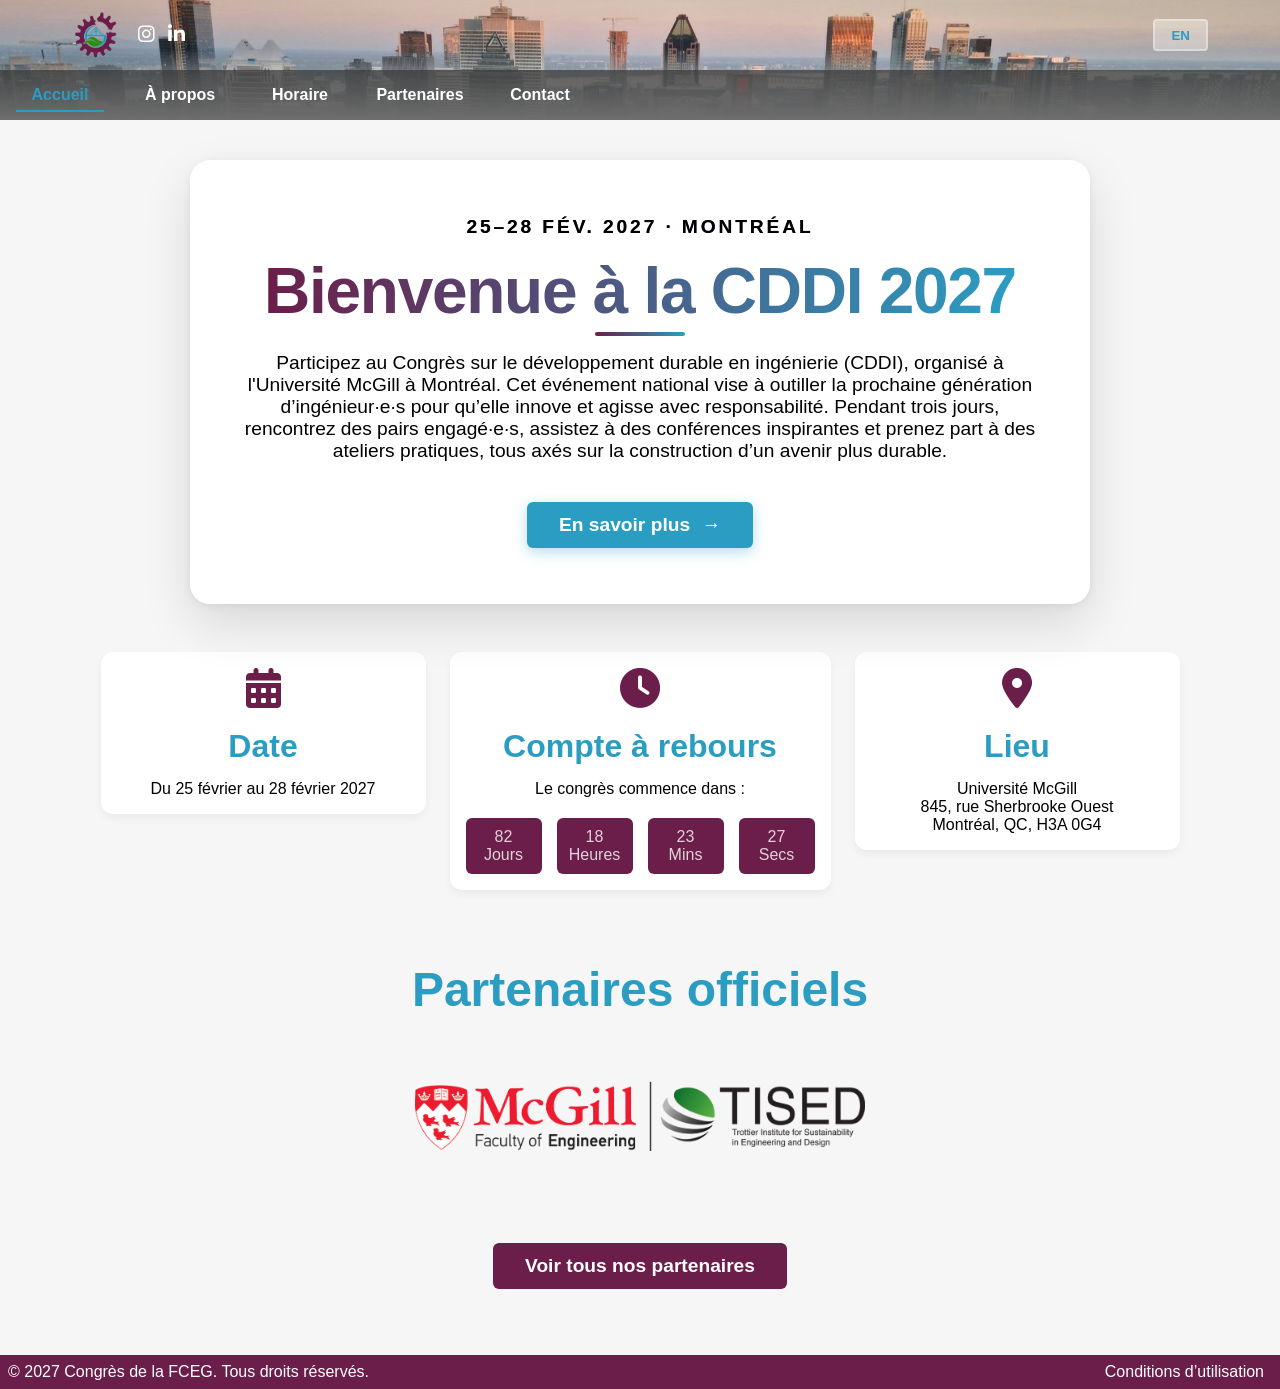
<file: index.html>
<!DOCTYPE html>
<html>

<head>
  <meta charset="UTF-8" />
  <meta name="viewport" content="width=device-width, initial-scale=1.0" />
  <title>CSE | CDDI 2027</title>
  <link rel="icon" type="image/png" href="./assets/img/cse27-logo.png" />

  <!-- Security -->
  <meta http-equiv="Content-Security-Policy"
        content="default-src 'self';
                style-src 'self' 'unsafe-inline' https://cdnjs.cloudflare.com https://fonts.googleapis.com;
                script-src 'self' https://cdnjs.cloudflare.com;
                font-src 'self' https://cdnjs.cloudflare.com https://fonts.gstatic.com;
                img-src 'self' data: https:;
                connect-src 'self' https:;
                media-src 'self';
                worker-src 'none';
                child-src 'none';
                form-action 'self';
                upgrade-insecure-requests;
                block-all-mixed-content;
                object-src 'none'; 
                base-uri 'self';">
  <meta http-equiv="X-Content-Type-Options" content="nosniff">
  <meta http-equiv="Referrer-Policy" content="strict-origin-when-cross-origin">
  <meta http-equiv="Permissions-Policy" content="camera=(), microphone=(), geolocation=(), interest-cohort=()">
  <meta name="robots" content="noimageindex" />
  <meta http-equiv="X-UA-Compatible" content="IE=edge" />

  <!-- Styles -->
  <link rel="stylesheet" href="https://cdnjs.cloudflare.com/ajax/libs/font-awesome/6.0.0/css/all.min.css" crossorigin="anonymous" referrerpolicy="no-referrer" />
  <link rel="stylesheet" href="./assets/css/branding.css" />
  <link rel="stylesheet" href="./assets/css/style.css" />
  <link rel="stylesheet" href="./assets/css/specs/home.css" />
  <link rel="stylesheet" href="./assets/css/specs/security.css" />
  <link rel="stylesheet" href="./assets/css/style-overrides.css" />

  <!-- Scripts -->
  <script defer src="./assets/js/carousel.js"></script>
  <script defer src="./assets/js/countdown.js"></script>
  <script defer src="./assets/js/gallery.js"></script>
  <script defer src="./assets/js/hero.js"></script>
  <script defer src="./assets/js/language.js"></script>
  <script defer src="./assets/js/security.js"></script>
  <script defer src="./assets/js/tab.js"></script>
</head>

<body>
  <header> <!-- TOP OF PAGE -->
    <div class="container">
      <div class="header-content">
        <div class="header-left">
          <img src="./assets/img/cse27-logo.png" alt="Logo FCEG" class="logo"/>
          <div class="social-icons">
            <a href="https://www.instagram.com/cse.cddi/" target="_blank" aria-label="Instagram" class="social-icon">
              <i class="fab fa-instagram"></i>
            </a>
            <a href="https://www.linkedin.com/company/cse2026cddi" target="_blank" aria-label="LinkedIn" class="social-icon">
              <i class="fab fa-linkedin-in"></i>
            </a>
            <!-- <a href="https://discord.gg/HV29q9Mn29" target="_blank" aria-label="Discord" class="social-icon">
              <i class="fab fa-discord"></i>
            </a> -->
          </div>
        </div>
        <div class="header-right">
          <button id="lang-toggle">EN</button>
          <button class="menu-toggle" aria-label="Toggle menu">☰</button>
        </div>
      </div>
      <nav class="main-nav">
        <ul>
          <li><a href="index.html" class="current" data-en="Home" data-fr="Accueil"></a></li>
          <li><a href="about.html" data-en="About" data-fr="À propos"></a></li>
          <li><a href="schedule.html" data-en="Schedule" data-fr="Horaire"></a></li>
         
          <li><a href="sponsors.html" data-en="Sponsors" data-fr="Partenaires"></a></li>
          <li><a href="contact.html" data-en="Contact" data-fr="Contact"></a></li>
        </ul>
      </nav>
    </div>
  </header>
  

</section>
  <section class="hero">
    <div class="container">
      <p class="hero-eyebrow" data-en="FEB 25–28, 2027 · MONTRÉAL" data-fr="25–28 FÉV. 2027 · MONTRÉAL"></p>
      <h1 data-en="Welcome to CSE 2027" data-fr="Bienvenue à la CDDI 2027"></h1>
      <p data-en="Join us for the Conference on Sustainability in Engineering (CSE), hosted at McGill University in Montrèal. This national event is dedicated to empowering the next generation of engineers to lead with responsibility and innovation. Over three days, you'll connect with passionate peers, attend thought-provoking talks, and participate in hands-on workshops—all focused on building a more sustainable future together."
         data-fr="Participez au Congrès sur le développement durable en ingénierie (CDDI), organisé à l'Université McGill à Montréal. Cet événement national vise à outiller la prochaine génération d’ingénieur·e·s pour qu’elle innove et agisse avec responsabilité. Pendant trois jours, rencontrez des pairs engagé·e·s, assistez à des conférences inspirantes et prenez part à des ateliers pratiques, tous axés sur la construction d’un avenir plus durable.">
      </p>
      <a class="btn" href="about.html">
        <span data-en="Learn More!" data-fr="En savoir plus"></span>
        <span class="btn-arrow">→</span>
      </a>
    </div>
  </section>

  <section class="key-details">
    <div class="container">
      <div class="details-grid">
        <div class="detail-card">
          <i class="fas fa-calendar-alt"></i>
          <h3>Date</h3>
            <p data-en="Feb 25 – Feb 28, 2027" data-fr="Du 25 février au 28 février 2027"></p>
        </div>
        <div class="detail-card">
          <i class="fas fa-clock"></i>
          <h3 data-en="Countdown" data-fr="Compte à rebours"></h3>
          <p data-en="The conference begins in:" data-fr="Le congrès commence dans :"></p>
          <div class="countdown" id="countdown-timer">
            <div class="countdown-item">
              <span class="countdown-value" id="days">0</span>
              <span data-en="Days" data-fr="Jours"></span>
            </div>
            <div class="countdown-item">
              <span class="countdown-value" id="hours">0</span>
              <span data-en="Hours" data-fr="Heures"></span>
            </div>
            <div class="countdown-item">
              <span class="countdown-value" id="minutes">0</span>
              <span data-en="Mins" data-fr="Mins"></span>
            </div>
            <div class="countdown-item">
              <span class="countdown-value" id="seconds">0</span>
              <span data-en="Secs" data-fr="Secs"></span>
            </div>
          </div>
        </div>
        <div class="detail-card">
          <i class="fas fa-map-marker-alt"></i>
          <h3 data-en="Location" data-fr="Lieu"></h3>
            <p data-en="McGill University" data-fr="Université McGill"></p>
            <p data-en="845 rue Sherbrooke Ouest" data-fr="845, rue Sherbrooke Ouest"></p>
            <p data-en="Montréal, QC, H3A 0G4" data-fr="Montréal, QC, H3A 0G4"></p>
        </div>
      </div>
    </div>
  </section>
    
<section class="sponsors">
  <div class="container">
    <h2 data-en="Official Sponsors" data-fr="Partenaires officiels"></h2>
    <div class="sponsor-logoss">
      <a href="https://www.mcgill.ca/tised/">
      <img src="./assets/img/sponsors/TISED.png" alt="McGill University TISED" class="logo-official-index"></a>
    </div>
    <a class="btn" href="sponsors.html" data-en="View All Sponsors" data-fr="Voir tous nos partenaires"></a>
  </div>

</section>
  <footer>
    <div class="footer-content">
      <p data-en="&copy; 2027 CFES Conference. All rights reserved."
         data-fr="&copy; 2027 Congrès de la FCEG. Tous droits réservés.">
      </p>
      <a href="terms.html" class="footer-link"
        data-en="Terms of Use"
        data-fr="Conditions d’utilisation">
      </a>
    </div>
  </footer>
</body>
</html>
</file>
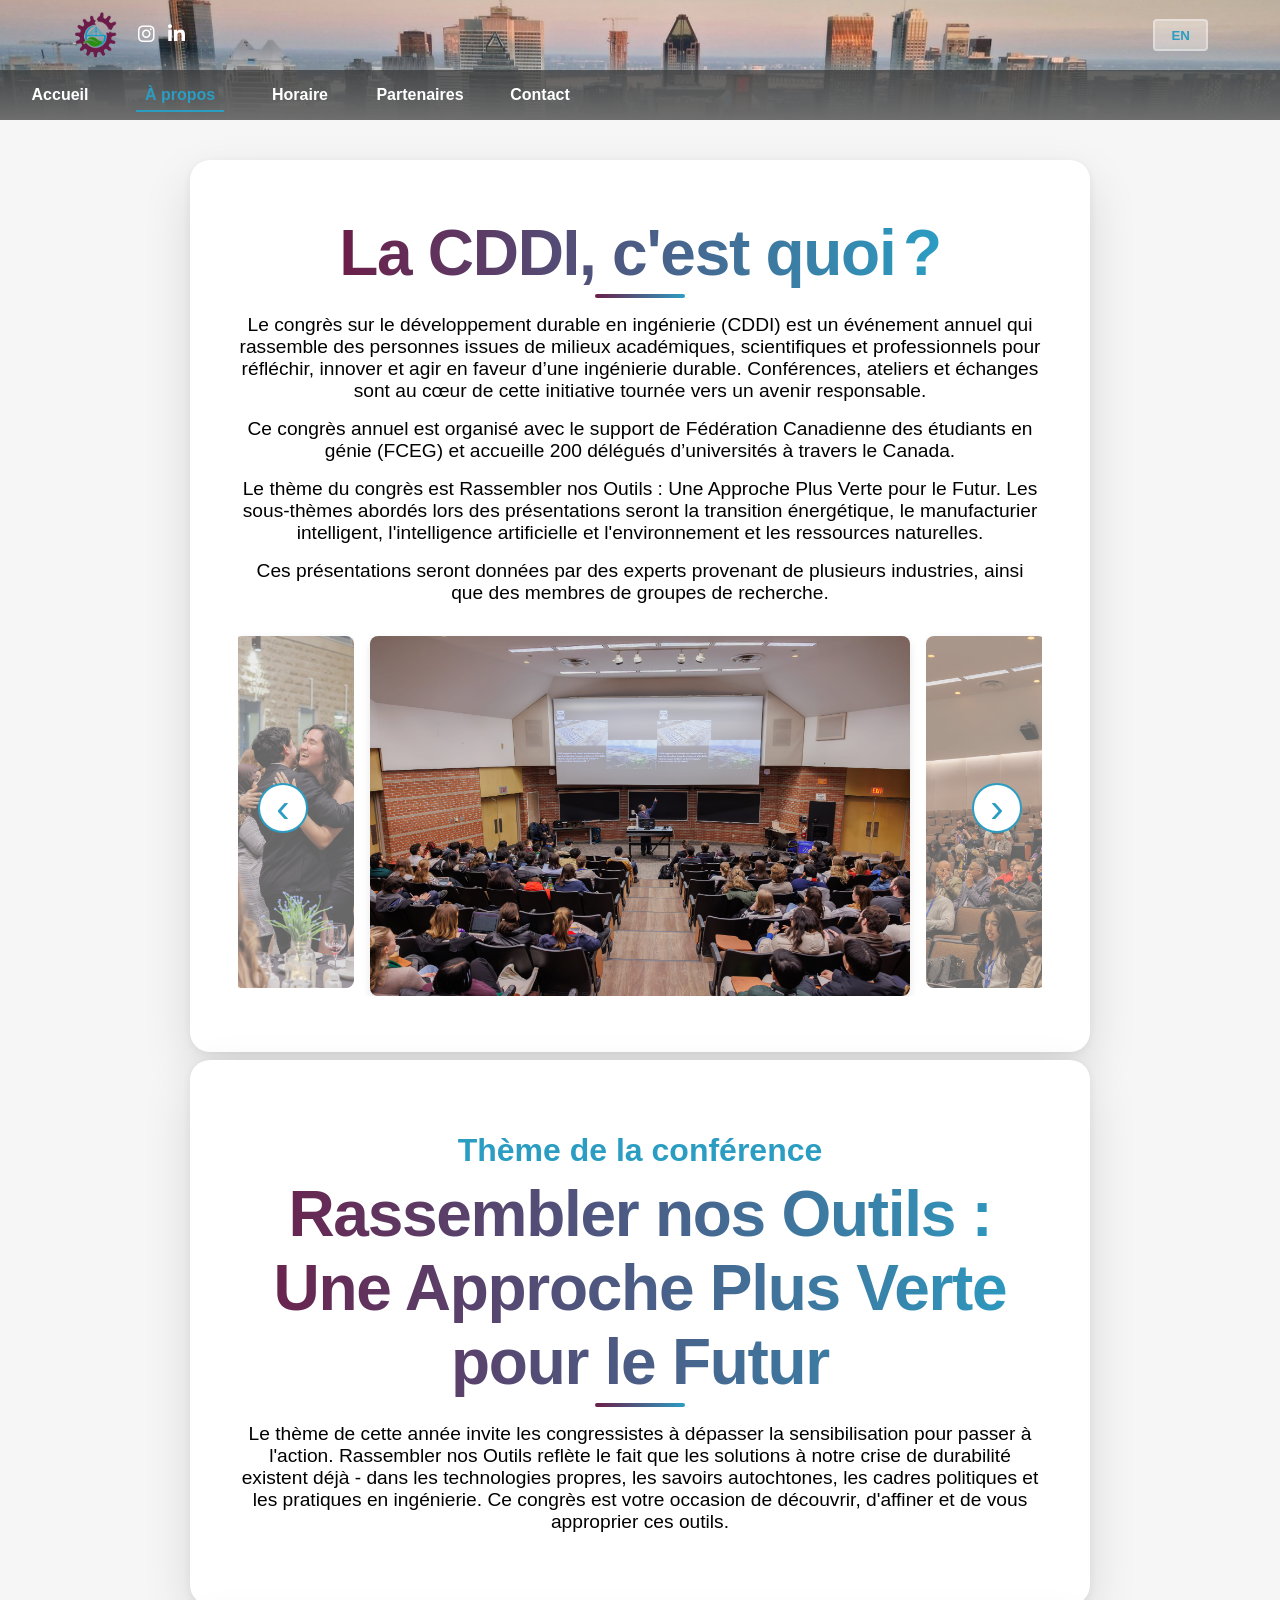
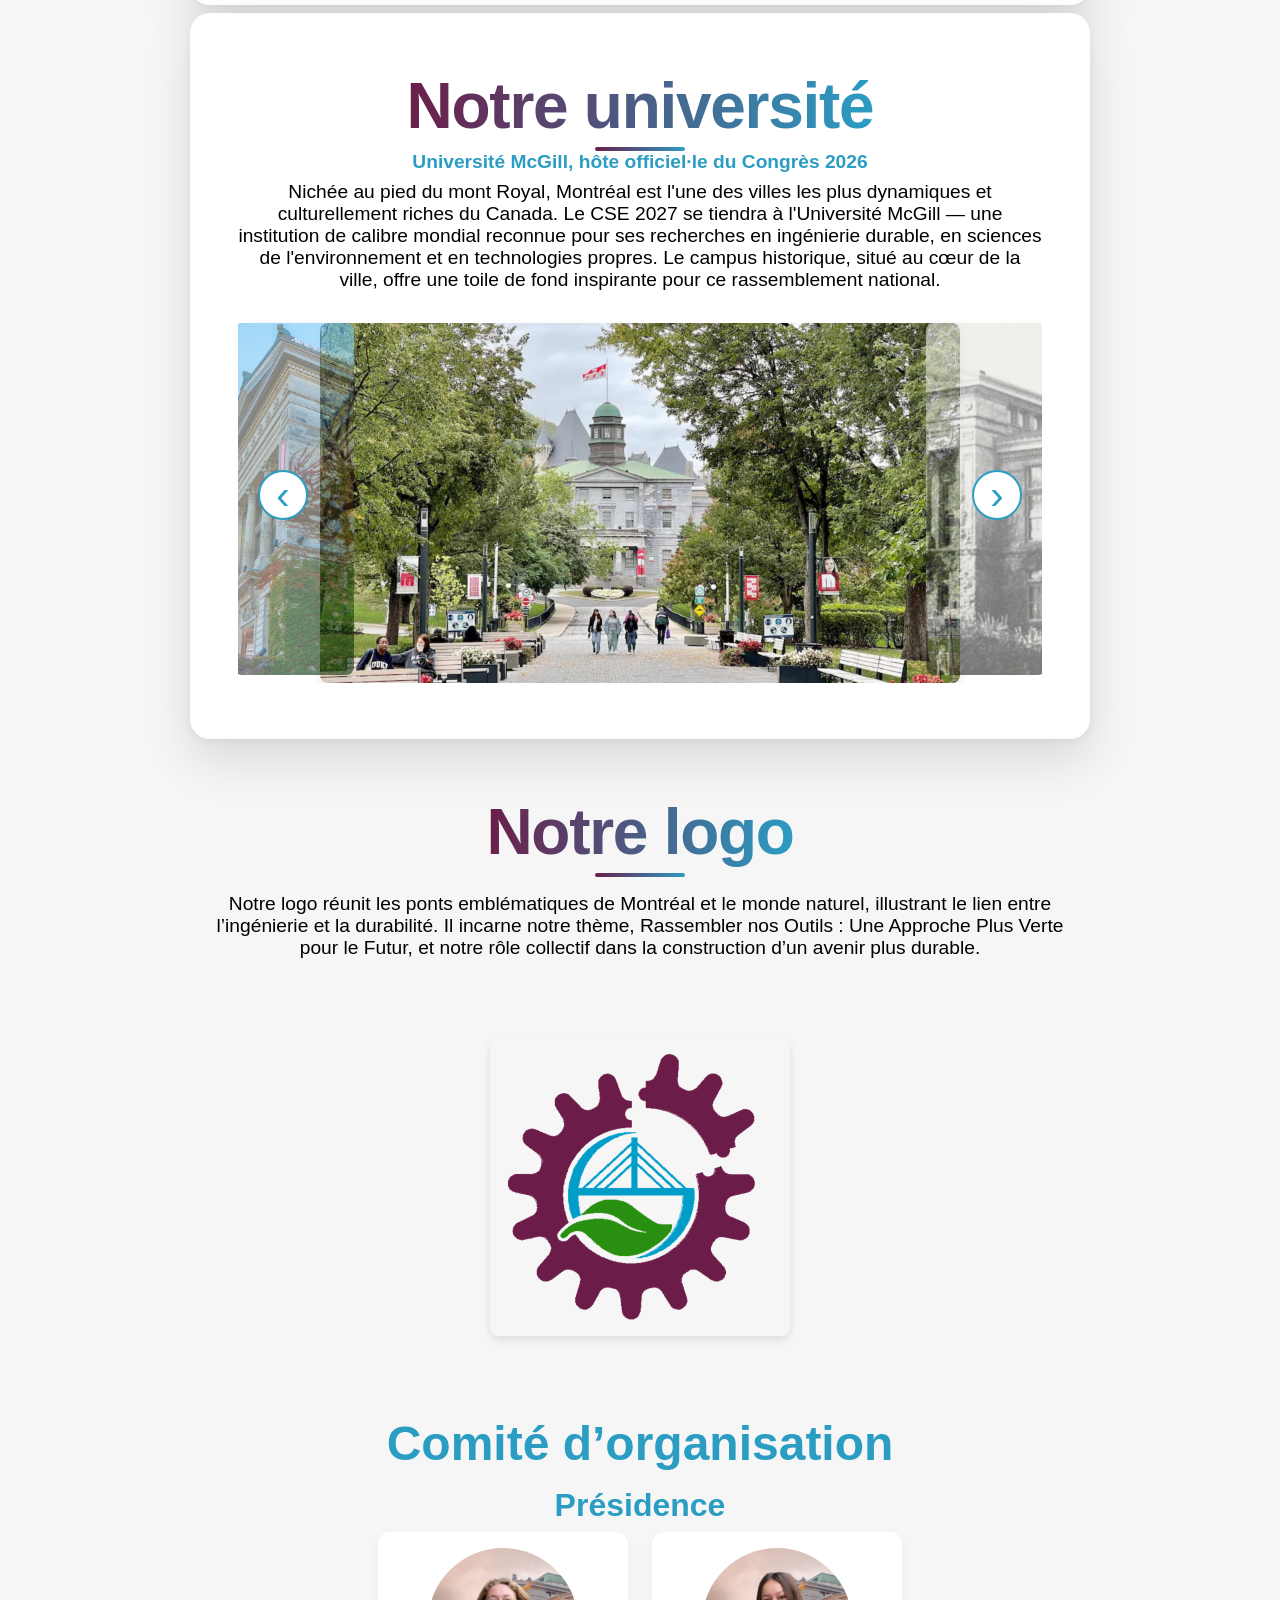
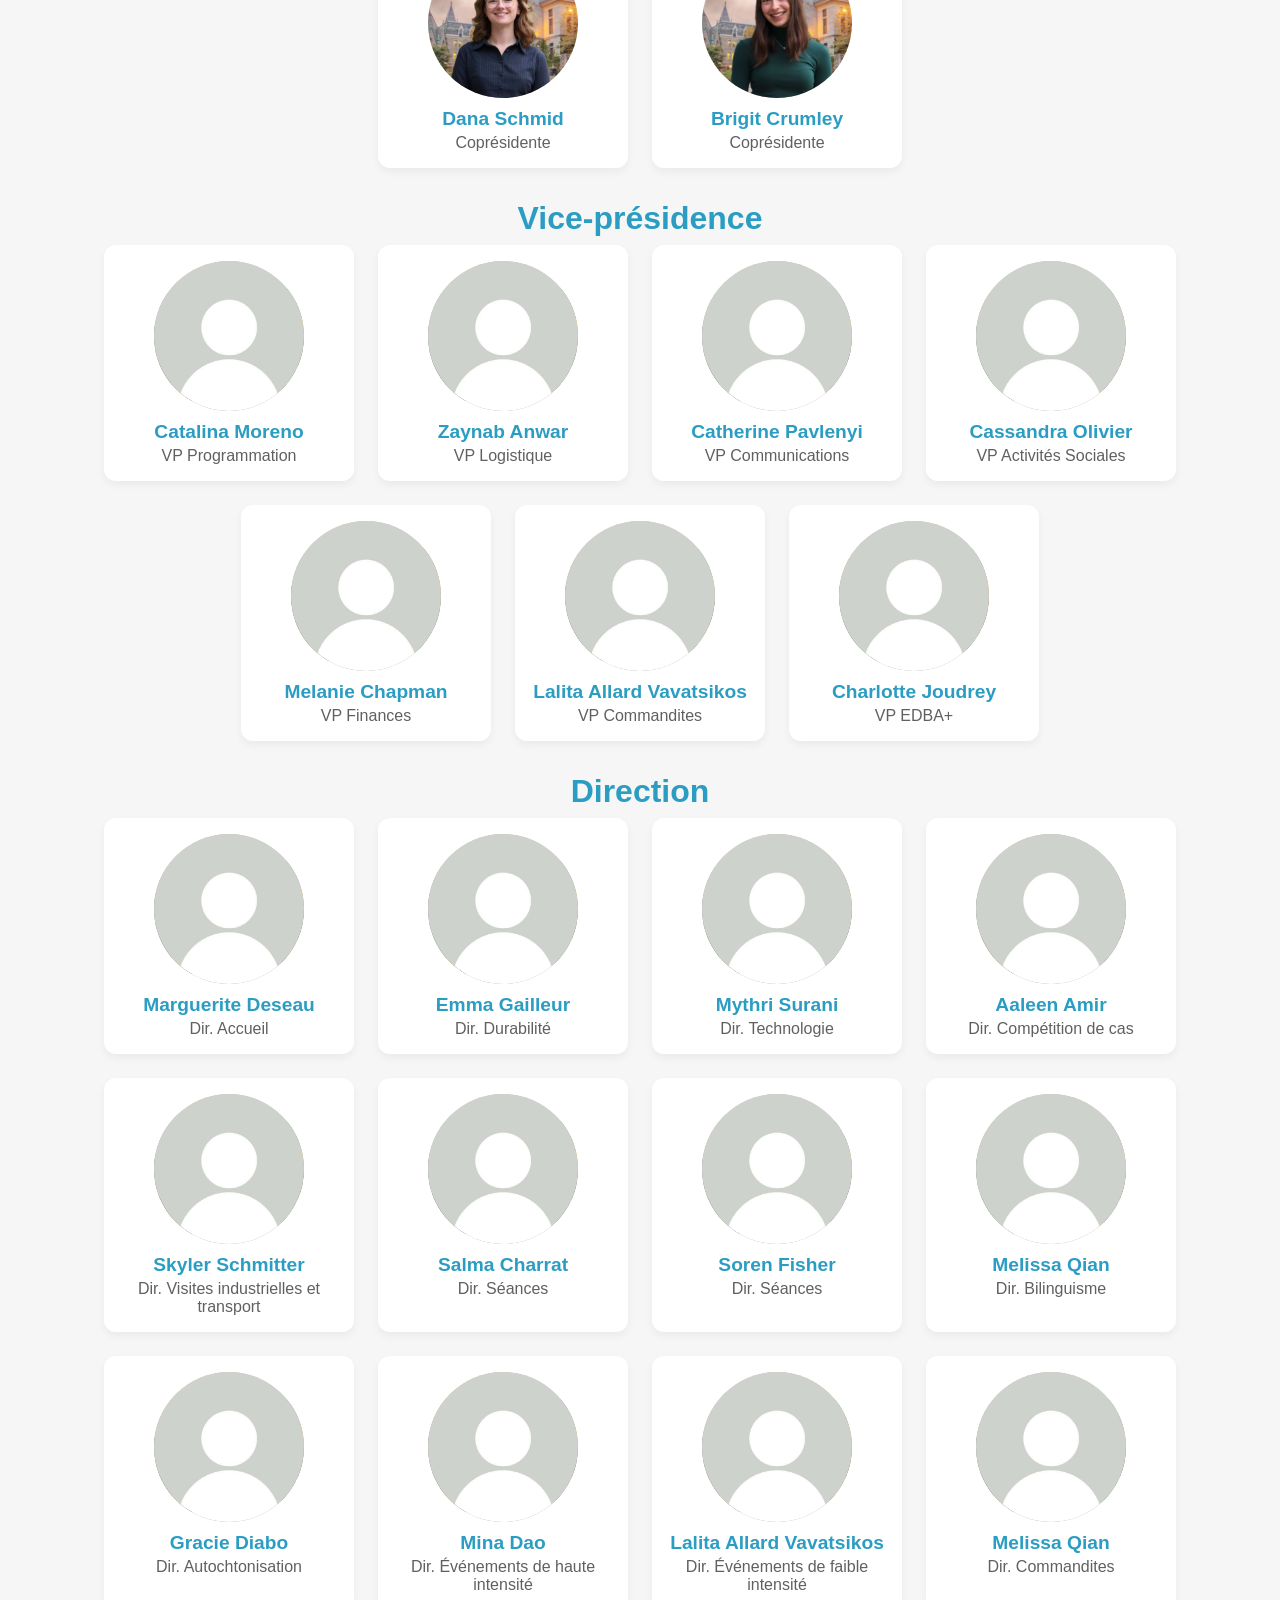
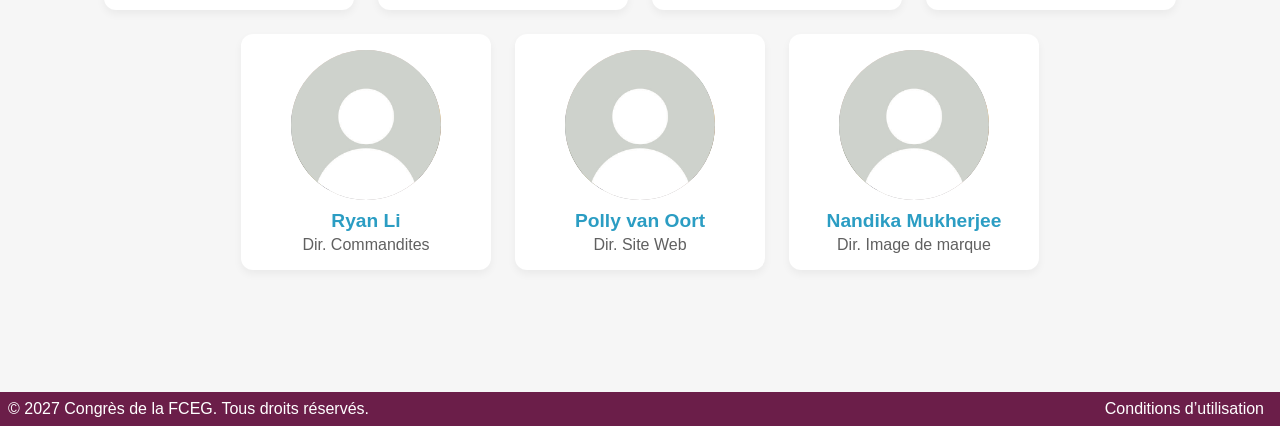
<file: about.html>
<!DOCTYPE html>
<html>

<head>
  <meta charset="UTF-8" />
  <meta name="viewport" content="width=device-width, initial-scale=1.0" />
  <title>CSE | CDDI 2027</title>
  <link rel="icon" type="image/png" href="./assets/img/cse27-logo.png" />

  <!-- Security -->
  <meta http-equiv="Content-Security-Policy"
        content="default-src 'self';
                style-src 'self' 'unsafe-inline' https://cdnjs.cloudflare.com https://fonts.googleapis.com;
                script-src 'self' https://cdnjs.cloudflare.com;
                font-src 'self' https://cdnjs.cloudflare.com https://fonts.gstatic.com;
                img-src 'self' data: https:;
                connect-src 'self' https:;
                media-src 'self';
                worker-src 'none';
                child-src 'none';
                form-action 'self';
                upgrade-insecure-requests;
                block-all-mixed-content;
                object-src 'none'; 
                base-uri 'self';">
  <meta http-equiv="X-Content-Type-Options" content="nosniff">
  <meta http-equiv="Referrer-Policy" content="strict-origin-when-cross-origin">
  <meta http-equiv="Permissions-Policy" content="camera=(), microphone=(), geolocation=(), interest-cohort=()">
  <meta name="robots" content="noimageindex" />
  <meta http-equiv="X-UA-Compatible" content="IE=edge" />

  <!-- Styles -->
  <link rel="stylesheet" href="https://cdnjs.cloudflare.com/ajax/libs/font-awesome/6.0.0/css/all.min.css" crossorigin="anonymous" referrerpolicy="no-referrer" />
  <link rel="stylesheet" href="./assets/css/branding.css" />
  <link rel="stylesheet" href="./assets/css/style.css" />
  <link rel="stylesheet" href="./assets/css/specs/about.css" />
  <link rel="stylesheet" href="./assets/css/specs/gallery.css" />
  <link rel="stylesheet" href="./assets/css/specs/security.css" />
  <link rel="stylesheet" href="./assets/css/style-overrides.css" />

  <!-- Scripts -->
  <script defer src="./assets/js/gallery.js"></script>
  <script defer src="./assets/js/hero.js"></script>
  <script defer src="./assets/js/language.js"></script>
  <script defer src="./assets/js/security.js"></script>
</head>

<body>
  <header>
  <div class="container">
    <div class="header-content">
      <div class="header-left">
        <img src="./assets/img/cse27-logo.png" alt="Logo FCEG" class="logo"/>
        <div class="social-icons">
          <a href="https://www.instagram.com/cse.cddi/" target="_blank" aria-label="Instagram" class="social-icon">
            <i class="fab fa-instagram"></i>
          </a>

          <a href="https://www.linkedin.com/company/cse2026cddi" target="_blank" aria-label="LinkedIn" class="social-icon">
            <i class="fab fa-linkedin-in"></i>
          </a>
          <!-- <a href="https://discord.gg/HV29q9Mn29" target="_blank" aria-label="Discord" class="social-icon">
            <i class="fab fa-discord"></i>
          </a> -->
        </div>
      </div>
      <div class="header-right">
        <button id="lang-toggle">EN</button>
        <button class="menu-toggle" aria-label="Toggle menu">☰</button>
      </div>
    </div>
    <nav class="main-nav">
      <ul>
        <li><a href="index.html" data-en="Home" data-fr="Accueil"></a></li>
        <li><a href="about.html" class="current" data-en="About" data-fr="À propos"></a></li>
        <li><a href="schedule.html" data-en="Schedule" data-fr="Horaire"></a></li>

        <li><a href="sponsors.html" data-en="Sponsors" data-fr="Partenaires"></a></li>
        <li><a href="contact.html" data-en="Contact" data-fr="Contact"></a></li>
      </ul>
    </nav>
  </div>
  </header>

  <section class="hero">
    <div class="container">
      <h1 data-en="What is the CSE?" data-fr="La CDDI, c'est quoi ?"></h1>
      <p data-en="The Conference on Sustainability in Engineering (CSE) is an annual event that brings together people from academic, scientific, and professional backgrounds to reflect, innovate, and take action for sustainable engineering. Conferences, workshops, and exchanges are at the heart of this initiative focused on a responsible future."
         data-fr="Le congrès sur le développement durable en ingénierie (CDDI) est un événement annuel qui rassemble des personnes issues de milieux académiques, scientifiques et professionnels pour réfléchir, innover et agir en faveur d’une ingénierie durable. Conférences, ateliers et échanges sont au cœur de cette initiative tournée vers un avenir responsable."></p>
      <p data-en="This annual conference is organized with the support of the Canadian Federation of Engineering Students (CFES) and welcomes 200 delegates from universities across Canada."
         data-fr="Ce congrès annuel est organisé avec le support de Fédération Canadienne des étudiants en génie (FCEG) et accueille 200 délégués d’universités à travers le Canada."></p>
      <p data-en="The conference theme is Assembling our Tools: A Greener Approach to the Future. Sub-themes covered in presentations include energy transition, smart manufacturing, artificial intelligence, and the environment and natural resources."
         data-fr="Le thème du congrès est Rassembler nos Outils : Une Approche Plus Verte pour le Futur. Les sous-thèmes abordés lors des présentations seront la transition énergétique, le manufacturier intelligent, l'intelligence artificielle et l'environnement et les ressources naturelles."></p>
      <p data-en="These presentations will be delivered by experts from various industries, as well as members of research groups."
         data-fr="Ces présentations seront données par des experts provenant de plusieurs industries, ainsi que des membres de groupes de recherche."></p>
      <div class="gallery-container" data-folder="gallery/cddi" data-prefix="cddi25-" data-count="14" data-extension="jpg">
        <div class="gallery">
          <div class="gallery-track"></div>
          <button class="gallery-arrow prev"></button>
          <button class="gallery-arrow next"></button>
        </div>
      </div>
    </div>
  </section>

    <section class="hero">
    <div class="container">
      <h2 data-en="Conference Theme" data-fr="Thème de la conférence"></h2>
      <h1 data-en="Assembling our Tools: A Greener Approach to the Future" data-fr="Rassembler nos Outils : Une Approche Plus Verte pour le Futur"></h1>
      <p data-en="This year's theme challenges delegates to move beyond awareness and into action. Assembling our Tools reflects the reality that the solutions to our sustainability crisis already exist - in clean technology, Indigenous knowledge, policy frameworks, and engineering practice. This conference is your opportunity to discover, sharpen, and take ownership of those tools."
         data-fr="Le thème de cette année invite les congressistes à dépasser la sensibilisation pour passer à l'action. Rassembler nos Outils reflète le fait que les solutions à notre crise de durabilité existent déjà - dans les technologies propres, les savoirs autochtones, les cadres politiques et les pratiques en ingénierie. Ce congrès est votre occasion de découvrir, d'affiner et de vous approprier ces outils."></p>
    </div>
    </section>

 

  <section class="hero">
    <div class="container">
      <h1 data-en="Our University" data-fr="Notre université"></h1>
      <h3 data-en="McGill University, official host of the 2026 Conference" data-fr="Université McGill, hôte officiel·le du Congrès 2026"></h3>
      <p data-en="Nestled at the foot of Mount Royal, Montréal is one of Canada's most vibrant and culturally rich cities. CSE 2027 will be held at McGill University - a world-class institution renowned for its research in sustainable engineering, environmental science, and clean technology. The historic campus in the heart of the city provides an inspiring backdrop for this national gathering."
         data-fr="Nichée au pied du mont Royal, Montréal est l'une des villes les plus dynamiques et culturellement riches du Canada. Le CSE 2027 se tiendra à l'Université McGill — une institution de calibre mondial reconnue pour ses recherches en ingénierie durable, en sciences de l'environnement et en technologies propres. Le campus historique, situé au cœur de la ville, offre une toile de fond inspirante pour ce rassemblement national."></p>
      <div class="gallery-container" data-folder="gallery/uqtr" data-prefix="mcgill" data-count="7" data-extension="jpg">
        <div class="gallery">
          <div class="gallery-track"></div>
          <button class="gallery-arrow prev"></button>
          <button class="gallery-arrow next"></button>
        </div>
      </div>
    </div>
  </section>

  <section class="hero logo-page">
  <div class="container">
    <h1 data-en="Our Logo" data-fr="Notre logo"></h1>
    <p data-en="Our logo brings together Montréal’s iconic bridges and the natural world, reflecting the connection between engineering and sustainability. It embodies our theme, Assembling Our Tools: A Greener Approach to the Future, and our collective role in building a more sustainable future." data-fr="Notre logo réunit les ponts emblématiques de Montréal et le monde naturel, illustrant le lien entre l’ingénierie et la durabilité. Il incarne notre thème, Rassembler nos Outils : Une Approche Plus Verte pour le Futur, et notre rôle collectif dans la construction d’un avenir plus durable."></p>
  </div>
  <div class="logo-showcase">
    <img src="./assets/img/cse27-logo.png" alt="CSE 27 Logo">
  </div>
</section>
  </div>

   <section class="team-section">
    <h1 data-en="Organizing Committee" data-fr="Comité d’organisation"></h1>
    <div class="team-grid">
      <!-- Présidente / President -->
      <h2 data-en="Presidency" data-fr="Présidence"></h2>
      <div class="team-section-2">
        <div class="team-card">
          <img src="./assets/img/co/cubes.png" alt="Placeholder">
          <img src="./assets/img/co/dana.png" alt="Dana Schmid">
          <h3>Dana Schmid</h3>
          <p data-en="Co-Chair" data-fr="Coprésidente"></p>
        </div>
        <div class="team-card">
          <img src="./assets/img/co/cubes.png" alt="Placeholder">
          <img src="./assets/img/co/bri.png" alt="Brigit Crumley">
          <h3>Brigit Crumley</h3>
          <p data-en="Co-Chair" data-fr="Coprésidente"></p>
        </div>
      </div>

      <!-- Vice-presidencies -->
      <h2 data-en="Vice-Presidency" data-fr="Vice-présidence"></h2>
      <div class="team-section-2">
        <div class="team-card">
          <img src="./assets/img/co/cubes.png" alt="Placeholder">
          <img src="./assets/img/co/blank.jpg" alt="Catalina Moreno">
          <h3>Catalina Moreno</h3>
          <p data-en="VP Programming" data-fr="VP Programmation"></p>
        </div>
        <div class="team-card">
          <img src="./assets/img/co/cubes.png" alt="Placeholder">
          <img src="./assets/img/co/blank.jpg" alt="Zaynab Anwar">
          <h3>Zaynab Anwar</h3>
          <p data-en="VP Logistics" data-fr="VP Logistique"></p>
        </div>
        <div class="team-card">
          <img src="./assets/img/co/cubes.png" alt="Placeholder">
          <img src="./assets/img/co/blank.jpg" alt="Catherine Pavlenyi">
          <h3>Catherine Pavlenyi</h3>
          <p data-en="VP Communications" data-fr="VP Communications"></p>
        </div>
        <div class="team-card">
          <img src="./assets/img/co/cubes.png" alt="Placeholder">
          <img src="./assets/img/co/blank.jpg" alt="Cassandra Olivier">
          <h3>Cassandra Olivier</h3>
          <p data-en="VP Socials" data-fr="VP Activités Sociales"></p>
        </div>
        <div class="team-card">
          <img src="./assets/img/co/cubes.png" alt="Placeholder">
          <img src="./assets/img/co/blank.jpg" alt="Melanie Chapman">
          <h3>Melanie Chapman</h3>
          <p data-en="VP Finance" data-fr="VP Finances"></p>
        </div>
        <div class="team-card">
          <img src="./assets/img/co/cubes.png" alt="Placeholder">
          <img src="./assets/img/co/blank.jpg" alt="Lalita Allard Vavatsikos">
          <h3>Lalita Allard Vavatsikos</h3>
          <p data-en="VP Sponsorships" data-fr="VP Commandites"></p>
        </div>
        <div class="team-card">
          <img src="./assets/img/co/cubes.png" alt="Placeholder">
          <img src="./assets/img/co/blank.jpg" alt="Charlotte Joudrey">
          <h3>Charlotte Joudrey</h3>
          <p data-en="VP EDBA+" data-fr="VP EDBA+"></p>
        </div>
      </div>

      <!-- Directeurs / Directors -->
      <h2 data-en="Directors" data-fr="Direction"></h2>
      <div class="team-section-3">
          <div class="team-section-3">
  <div class="team-card">
    <img src="./assets/img/co/cubes.png" alt="Placeholder">
    <img src="./assets/img/co/blank.jpg" alt="Marguerite Deseau">
    <h3>Marguerite Deseau</h3>
    <p data-en="Dir. Hospitality" data-fr="Dir. Accueil"></p>
  </div>

  <div class="team-card">
    <img src="./assets/img/co/cubes.png" alt="Placeholder">
    <img src="./assets/img/co/blank.jpg" alt="Emma Gailleur">
    <h3>Emma Gailleur</h3>
    <p data-en="Dir. Sustainability" data-fr="Dir. Durabilité"></p>
  </div>

  <div class="team-card">
    <img src="./assets/img/co/cubes.png" alt="Placeholder">
    <img src="./assets/img/co/blank.jpg" alt="Mythri Surani">
    <h3>Mythri Surani</h3>
    <p data-en="Dir. Technology" data-fr="Dir. Technologie"></p>
  </div>

  <div class="team-card">
    <img src="./assets/img/co/cubes.png" alt="Placeholder">
    <img src="./assets/img/co/blank.jpg" alt="Aaleen Amir">
    <h3>Aaleen Amir</h3>
    <p data-en="Case Competition Dir." data-fr="Dir. Compétition de cas"></p>
  </div>

  <div class="team-card">
    <img src="./assets/img/co/cubes.png" alt="Placeholder">
    <img src="./assets/img/co/blank.jpg" alt="Skyler Schmitter">
    <h3>Skyler Schmitter</h3>
    <p data-en="Industry Tour & Transportation Dir." data-fr="Dir. Visites industrielles et transport"></p>
  </div>

  <div class="team-card">
    <img src="./assets/img/co/cubes.png" alt="Placeholder">
    <img src="./assets/img/co/blank.jpg" alt="Salma Charrat">
    <h3>Salma Charrat</h3>
    <p data-en="Sessions Dir." data-fr="Dir. Séances"></p>
  </div>

  <div class="team-card">
    <img src="./assets/img/co/cubes.png" alt="Placeholder">
    <img src="./assets/img/co/blank.jpg" alt="Soren Fisher">
    <h3>Soren Fisher</h3>
    <p data-en="Sessions Dir." data-fr="Dir. Séances"></p>
  </div>

  <div class="team-card">
    <img src="./assets/img/co/cubes.png" alt="Placeholder">
    <img src="./assets/img/co/blank.jpg" alt="Melissa Qian">
    <h3>Melissa Qian</h3>
    <p data-en="Dir. Bilingualism" data-fr="Dir. Bilinguisme"></p>
  </div>

  <div class="team-card">
    <img src="./assets/img/co/cubes.png" alt="Placeholder">
    <img src="./assets/img/co/blank.jpg" alt="Gracie Diabo">
    <h3>Gracie Diabo</h3>
    <p data-en="Dir. Indigenization" data-fr="Dir. Autochtonisation"></p>
  </div>

  <div class="team-card">
    <img src="./assets/img/co/cubes.png" alt="Placeholder">
    <img src="./assets/img/co/blank.jpg" alt="Mina Dao">
    <h3>Mina Dao</h3>
    <p data-en="Dir. High Intensity events" data-fr="Dir. Événements de haute intensité"></p>
  </div>

  <div class="team-card">
    <img src="./assets/img/co/cubes.png" alt="Placeholder">
    <img src="./assets/img/co/blank.jpg" alt="Lalita Allard Vavatsikos">
    <h3>Lalita Allard Vavatsikos</h3>
    <p data-en="Dir. Low intensity events" data-fr="Dir. Événements de faible intensité"></p>
  </div>

  <div class="team-card">
    <img src="./assets/img/co/cubes.png" alt="Placeholder">
    <img src="./assets/img/co/blank.jpg" alt="Melissa Qian">
    <h3>Melissa Qian</h3>
    <p data-en="Dir. Sponsorship" data-fr="Dir. Commandites"></p>
  </div>

  <div class="team-card">
    <img src="./assets/img/co/cubes.png" alt="Placeholder">
    <img src="./assets/img/co/blank.jpg" alt="Ryan Li">
    <h3>Ryan Li</h3>
    <p data-en="Dir. Sponsorship" data-fr="Dir. Commandites"></p>
  </div>

  <div class="team-card">
    <img src="./assets/img/co/cubes.png" alt="Placeholder">
    <img src="./assets/img/co/blank.jpg" alt="Polly van Oort">
    <h3>Polly van Oort</h3>
    <p data-en="Dir. Website" data-fr="Dir. Site Web"></p>
  </div>

  <div class="team-card">
    <img src="./assets/img/co/cubes.png" alt="Placeholder">
    <img src="./assets/img/co/blank.jpg" alt="Nandika Mukherjee">
    <h3>Nandika Mukherjee</h3>
    <p data-en="Dir. Branding" data-fr="Dir. Image de marque"></p>
  </div>
</div>
       
      </div>
    </div>
  </section>

  <footer>
    <div class="footer-content">
      <p data-en="&copy; 2027 CFES Conference. All rights reserved."
         data-fr="&copy; 2027 Congrès de la FCEG. Tous droits réservés.">
      </p>
      <a href="terms.html" class="footer-link"
        data-en="Terms of Use"
        data-fr="Conditions d’utilisation">
      </a>
    </div>
  </footer>
</body>
</html>
</file>
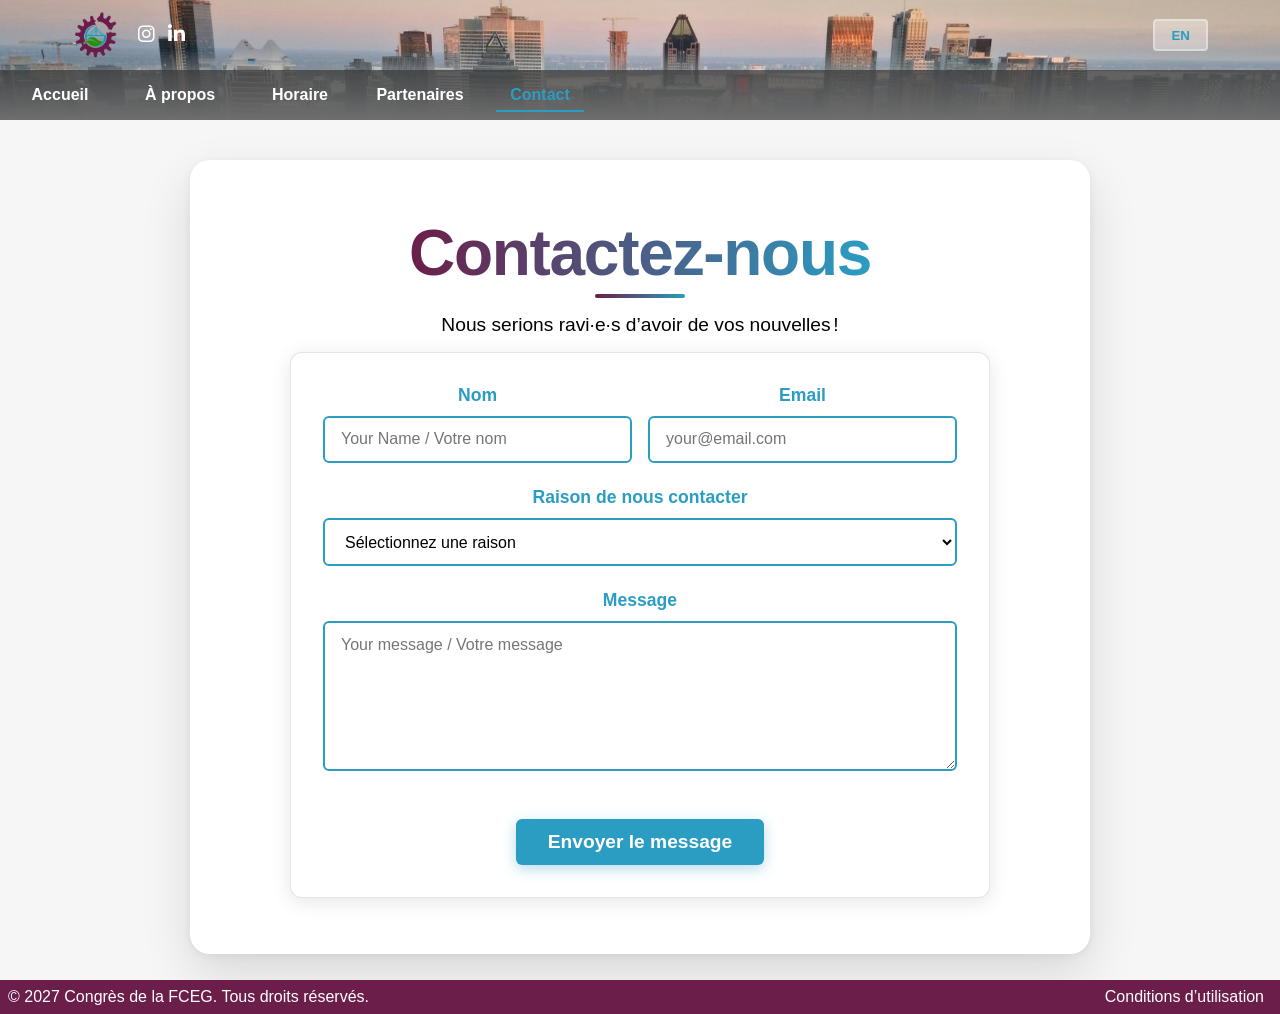
<file: contact.html>
<!DOCTYPE html>
<html lang="fr">

<head>
  <meta charset="UTF-8" />
  <meta name="viewport" content="width=device-width, initial-scale=1.0" />
  <title>CSE | CDDI 2027</title>
  <link rel="icon" type="image/png" href="./assets/img/cse27-logo.png" />

  <!-- Security -->
  <meta http-equiv="Content-Security-Policy"
        content="default-src 'self';
                style-src 'self' 'unsafe-inline' https://cdnjs.cloudflare.com https://fonts.googleapis.com;
                script-src 'self' https://cdnjs.cloudflare.com;
                font-src 'self' https://cdnjs.cloudflare.com https://fonts.gstatic.com;
                img-src 'self' data: https:;
                connect-src 'self' https: https://formspree.io;
                media-src 'self';
                worker-src 'none';
                child-src 'none';
                form-action 'self' https://formspree.io;
                upgrade-insecure-requests;
                block-all-mixed-content;
                object-src 'none'; 
                base-uri 'self';">
  <meta http-equiv="X-Content-Type-Options" content="nosniff">
  <meta http-equiv="Referrer-Policy" content="strict-origin-when-cross-origin">
  <meta http-equiv="Permissions-Policy" content="camera=(), microphone=(), geolocation=(), interest-cohort=()">
  <meta name="robots" content="noimageindex" />
  <meta http-equiv="X-UA-Compatible" content="IE=edge" />

  <!-- Styles -->
  <link rel="stylesheet" href="https://cdnjs.cloudflare.com/ajax/libs/font-awesome/6.0.0/css/all.min.css" crossorigin="anonymous" referrerpolicy="no-referrer" />
  <link rel="stylesheet" href="./assets/css/branding.css" />
  <link rel="stylesheet" href="./assets/css/style-overrides.css" />
  <link rel="stylesheet" href="./assets/css/style.css" />
  <link rel="stylesheet" href="./assets/css/specs/form.css" />
  <link rel="stylesheet" href="./assets/css/specs/security.css" />
  <link rel="stylesheet" href="./assets/css/style-overrides.css" />

  <!-- Scripts -->
  <script defer src="./assets/js/hero.js"></script>
  <script defer src="./assets/js/language.js"></script>
  <script defer src="./assets/js/security.js"></script>
  <script defer src="./assets/js/form.js"></script>
</head>

<body>

  <header>
  <div class="container">
    <div class="header-content">
        <div class="header-left">
          <img src="./assets/img/cse27-logo.png" alt="Logo FCEG" class="logo"/>
          <div class="social-icons">
            <a href="https://www.instagram.com/cse.cddi/" target="_blank" aria-label="Instagram" class="social-icon">
              <i class="fab fa-instagram"></i>
            </a>
            <a href="https://www.linkedin.com/company/cse2026cddi" target="_blank" aria-label="LinkedIn" class="social-icon">
              <i class="fab fa-linkedin-in"></i>
            </a>
            <!-- <a href="https://discord.gg/HV29q9Mn29" target="_blank" aria-label="Discord" class="social-icon">
              <i class="fab fa-discord"></i>
            </a> -->
          </div>
        </div>
        <div class="header-right">
          <button id="lang-toggle">EN</button>
          <button class="menu-toggle" aria-label="Toggle menu">☰</button>
        </div>
      </div>
    <nav class="main-nav">
      <ul>
        <li><a href="index.html" data-en="Home" data-fr="Accueil"></a></li>
        <li><a href="about.html" data-en="About" data-fr="À propos"></a></li>
        <li><a href="schedule.html" data-en="Schedule" data-fr="Horaire"></a></li>
      
        <li><a href="sponsors.html" data-en="Sponsors" data-fr="Partenaires"></a></li>
        <li><a href="contact.html" class="current" data-en="Contact" data-fr="Contact"></a></li>
      </ul>
    </nav>
  </div>
</header>

  <section class="hero">
    <div class="container">
      <div class="hero-text">
        <h1 data-en="Get in Touch" data-fr="Contactez-nous"></h1>
        <p data-en="We'd love to hear from you!" data-fr="Nous serions ravi·e·s d’avoir de vos nouvelles !"></p>
      </div>

      <form action="https://formspree.io/f/maeyjoar" method="POST" class="contact-form" id="contactForm">
        <!-- Honeypot field (fully hidden) -->
        <div class="hidden-field" aria-hidden="true">
          <label for="honey">Do not fill this field</label>
          <input type="text" name="_honey" id="honey" tabindex="-1" autocomplete="off">
        </div>

        <!-- Name and Email side-by-side -->
        <div class="contact-row">
          <div class="contact-half form-group">
            <label for="name" data-en="Name" data-fr="Nom"></label>
            <input type="text" id="name" name="name" required placeholder="Your Name / Votre nom">
          </div>
          <div class="contact-half form-group">
            <label for="email">Email</label>
            <input type="email" id="email" name="email" required placeholder="your@email.com">
          </div>
        </div>

        <!-- Purpose dropdown with icons -->
        <div class="form-group">
          <label for="purpose" data-en="Reason for contacting us" data-fr="Raison de nous contacter"></label>
          <select name="purpose" id="purpose" required>
            <option value="" disabled selected data-en="Select a reason" data-fr="Sélectionnez une raison"></option>
            <option value="Partner" data-en="Become a partner" data-fr="Devenir partenaire"></option>
            <option value="Volunteer" data-en="Volunteer" data-fr="Devenir bénévole"></option>
            <option value="Speaker" data-en="Become a speaker" data-fr="Devenir conférencier·ère"></option>
            <option value="Technical" data-en="Technical issue" data-fr="Problème technique"></option>
            <option value="Question" data-en="Question" data-fr="Question"></option>
            <option value="Other" data-en="Other" data-fr="Autre"></option>
          </select>
        </div>

        <!-- Message -->
        <div class="form-group">
          <label for="message" data-en="Message" data-fr="Message"></label>
          <textarea id="message" name="message" required placeholder="Your message / Votre message"></textarea>
        </div>

        <!-- Submit button -->
        <div class="form-button-center">
          <button type="submit" class="btn" data-en="Send Message" data-fr="Envoyer le message"></button>
        </div>
      </form>

      <!-- Success message (hidden by default) -->
      <div id="success-message">
        <div class="success-content">
          <i class="fas fa-check-circle"></i>
          <h2 data-en="Thank You!" data-fr="Merci !"></h2>
          <p data-en="We've received your message and will get back to you soon." 
             data-fr="Nous avons reçu votre message et vous répondrons bientôt."></p>
        </div>
      </div>
      <!-- Error message (hidden by default) -->
      <div id="error-message">
        <div class="success-content">
          <i class="fas fa-times-circle"></i>
          <h2 data-en="Oops!" data-fr="Oups !"></h2>
          <p data-en="There was a problem sending your message. Please try again later."
             data-fr="Un problème est survenu lors de l’envoi de votre message. Veuillez réessayer plus tard."></p>
        </div>
      </div>
    </div>
  </section>

  <footer>
    <div class="footer-content">
      <p data-en="&copy; 2027 CFES Conference. All rights reserved."
         data-fr="&copy; 2027 Congrès de la FCEG. Tous droits réservés.">
      </p>
      <a href="terms.html" class="footer-link"
        data-en="Terms of Use"
        data-fr="Conditions d’utilisation">
      </a>
    </div>
  </footer>

</body>
</html>
</file>
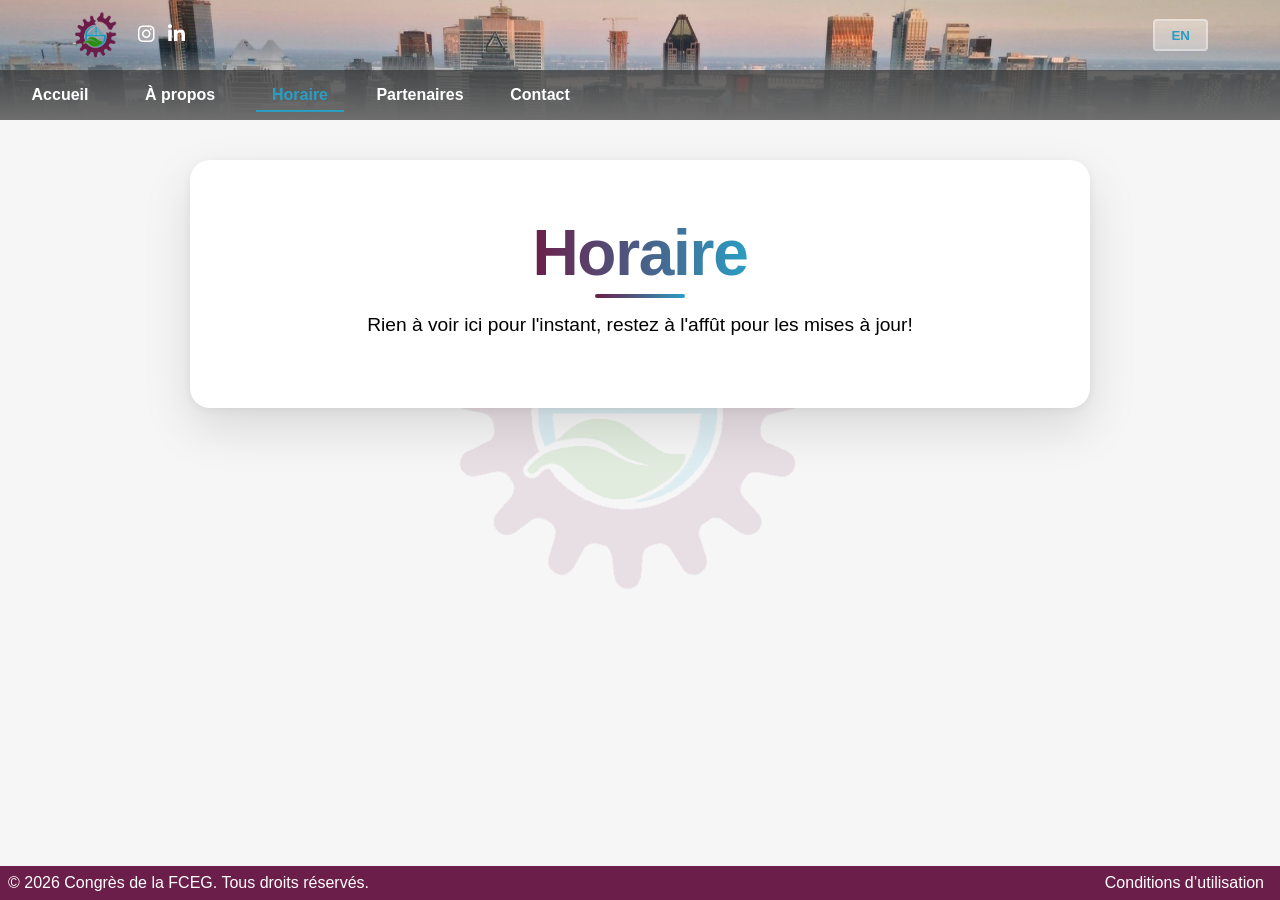
<file: schedule.html>
<!DOCTYPE html>
<html lang="fr">

<head>
  <meta charset="UTF-8" />
  <meta name="viewport" content="width=device-width, initial-scale=1.0" />
  <title>CSE | CDDI 2027</title>
  <link rel="icon" type="image/png" href="./assets/img/cse27-logo.png" />

  <!-- Security -->
  <meta http-equiv="Content-Security-Policy"
        content="default-src 'self';
                style-src 'self' 'unsafe-inline' https://cdnjs.cloudflare.com https://fonts.googleapis.com;
                script-src 'self' https://cdnjs.cloudflare.com;
                font-src 'self' https://cdnjs.cloudflare.com https://fonts.gstatic.com;
                img-src 'self' data: https:;
                connect-src 'self' https:;
                media-src 'self';
                worker-src 'none';
                child-src 'none';
                form-action 'self';
                upgrade-insecure-requests;
                block-all-mixed-content;
                object-src 'none'; 
                base-uri 'self';">
  <meta http-equiv="X-Content-Type-Options" content="nosniff">
  <meta http-equiv="Referrer-Policy" content="strict-origin-when-cross-origin">
  <meta http-equiv="Permissions-Policy" content="camera=(), microphone=(), geolocation=(), interest-cohort=()">
  <meta name="robots" content="noimageindex" />
  <meta http-equiv="X-UA-Compatible" content="IE=edge" />

  <!-- Styles -->
  <link rel="stylesheet" href="https://cdnjs.cloudflare.com/ajax/libs/font-awesome/6.0.0/css/all.min.css" crossorigin="anonymous" referrerpolicy="no-referrer" />
  <link rel="stylesheet" href="./assets/css/branding.css" />
  <link rel="stylesheet" href="./assets/css/style.css" />
  <link rel="stylesheet" href="./assets/css/specs/schedule.css" />
  <link rel="stylesheet" href="./assets/css/specs/security.css" />
  <link rel="stylesheet" href="./assets/css/style-overrides.css" />

  <!-- Scripts -->
  <script defer src="./assets/js/hero.js"></script>
  <script defer src="./assets/js/language.js"></script>
  <script defer src="./assets/js/security.js"></script>
  <script defer src="./assets/js/tab.js"></script>
</head>

<body>

  <header>
  <div class="container">
    <div class="header-content">
      <div class="header-left">
        <img src="./assets/img/cse27-logo.png" alt="Logo FCEG" class="logo"/>
        <div class="social-icons">
          <a href="https://www.instagram.com/cse.cddi/" target="_blank" aria-label="Instagram" class="social-icon">
            <i class="fab fa-instagram"></i>
          </a>
       
          <a href="https://www.linkedin.com/company/cse2026cddi" target="_blank" aria-label="LinkedIn" class="social-icon">
            <i class="fab fa-linkedin-in"></i>
          </a>
          <!-- <a href="https://discord.gg/HV29q9Mn29" target="_blank" aria-label="Discord" class="social-icon">
            <i class="fab fa-discord"></i>
          </a> -->
        </div>
      </div>
      <div class="header-right">
        <button id="lang-toggle">EN</button>
        <button class="menu-toggle" aria-label="Toggle menu">☰</button>
      </div>
    </div>
    <nav class="main-nav">
      <ul>
        <li><a href="index.html" data-en="Home" data-fr="Accueil"></a></li>
        <li><a href="about.html" data-en="About" data-fr="À propos"></a></li>
        <li><a href="schedule.html" class="current" data-en="Schedule" data-fr="Horaire"></a></li>
     
        <li><a href="sponsors.html" data-en="Sponsors" data-fr="Partenaires"></a></li>
        <li><a href="contact.html" data-en="Contact" data-fr="Contact"></a></li>
      </ul>
    </nav>
  </div>
</header>

  <section class="hero">
    <div class="container">
      <h1 data-en="Schedule" data-fr="Horaire">
      </h1>
      <p data-en="Nothing to see here yet, stay tuned for updates!" 
         data-fr="Rien à voir ici pour l'instant, restez à l'affût pour les mises à jour!">
      </p>
    </div>
  </section>

  <!--
  <div class="tab-container">
  <ul class="tab-nav">
    <li class="tab-item active" data-tab="day1" data-en="Day 1" data-fr="Jour 1"></li>
    <li class="tab-item" data-tab="day2" data-en="Day 2" data-fr="Jour 2"></li>
    <li class="tab-item" data-tab="day3" data-en="Day 3" data-fr="Jour 3"></li>
  </ul>
  
  <div class="tab-content active" id="day1">
    <div class="event-banner left-align">
      <div class="event-image">
      <img src="./assets/img/gallery/uqtr/uqtr1.jpg" alt="Event Image">
      </div>
      <div class="event-content">
      <h3 class="event-title" data-en="To Be Determined" data-fr="À déterminer"></h3>
      <div class="event-meta">
        <span class="event-location" data-en="Location: TBD" data-fr="Lieu : À déterminer"></span>
        <span class="event-time" data-en="Time: TBD" data-fr="Heure : À déterminer"></span>
      </div>
      <p class="event-description" data-en="Details will be announced soon." data-fr="Les détails seront annoncés bientôt."></p>
      </div>
    </div>
  </div>
  
  <div class="tab-content" id="day2">
    <div class="event-banner right-align">
      <div class="event-image">
      <img src="./assets/img/gallery/uqtr/uqtr1.jpg" alt="Event Image">
      </div>
      <div class="event-content">
      <h3 class="event-title" data-en="To Be Determined" data-fr="À déterminer"></h3>
      <div class="event-meta">
        <span class="event-location" data-en="Location: TBD" data-fr="Lieu : À déterminer"></span>
        <span class="event-time" data-en="Time: TBD" data-fr="Heure : À déterminer"></span>
      </div>
        <p class="event-description" data-en="Details will be announced soon." data-fr="Les détails seront annoncés bientôt."></p>
      </div>
    </div>
  </div>
  
  <div class="tab-content" id="day3">
    <div class="event-banner left-align">
      <div class="event-image">
      <img src="./assets/img/gallery/uqtr/uqtr1.jpg" alt="Event Image">
      </div>
      <div class="event-content">
      <h3 class="event-title" data-en="To Be Determined" data-fr="À déterminer"></h3>
      <div class="event-meta">
        <span class="event-location" data-en="Location: TBD" data-fr="Lieu : À déterminer"></span>
        <span class="event-time" data-en="Time: TBD" data-fr="Heure : À déterminer"></span>
      </div>
      <p class="event-description" data-en="Details will be announced soon." data-fr="Les détails seront annoncés bientôt."></p>
      </div>
    </div>
  </div>
</div>-->

  <footer>
    <div class="footer-content">
      <p data-en="&copy; 2026 CFES Conference. All rights reserved."
         data-fr="&copy; 2026 Congrès de la FCEG. Tous droits réservés.">
      </p>
      <a href="terms.html" class="footer-link"
        data-en="Terms of Use"
        data-fr="Conditions d’utilisation">
      </a>
    </div>
  </footer>
</body>
</html>
</file>
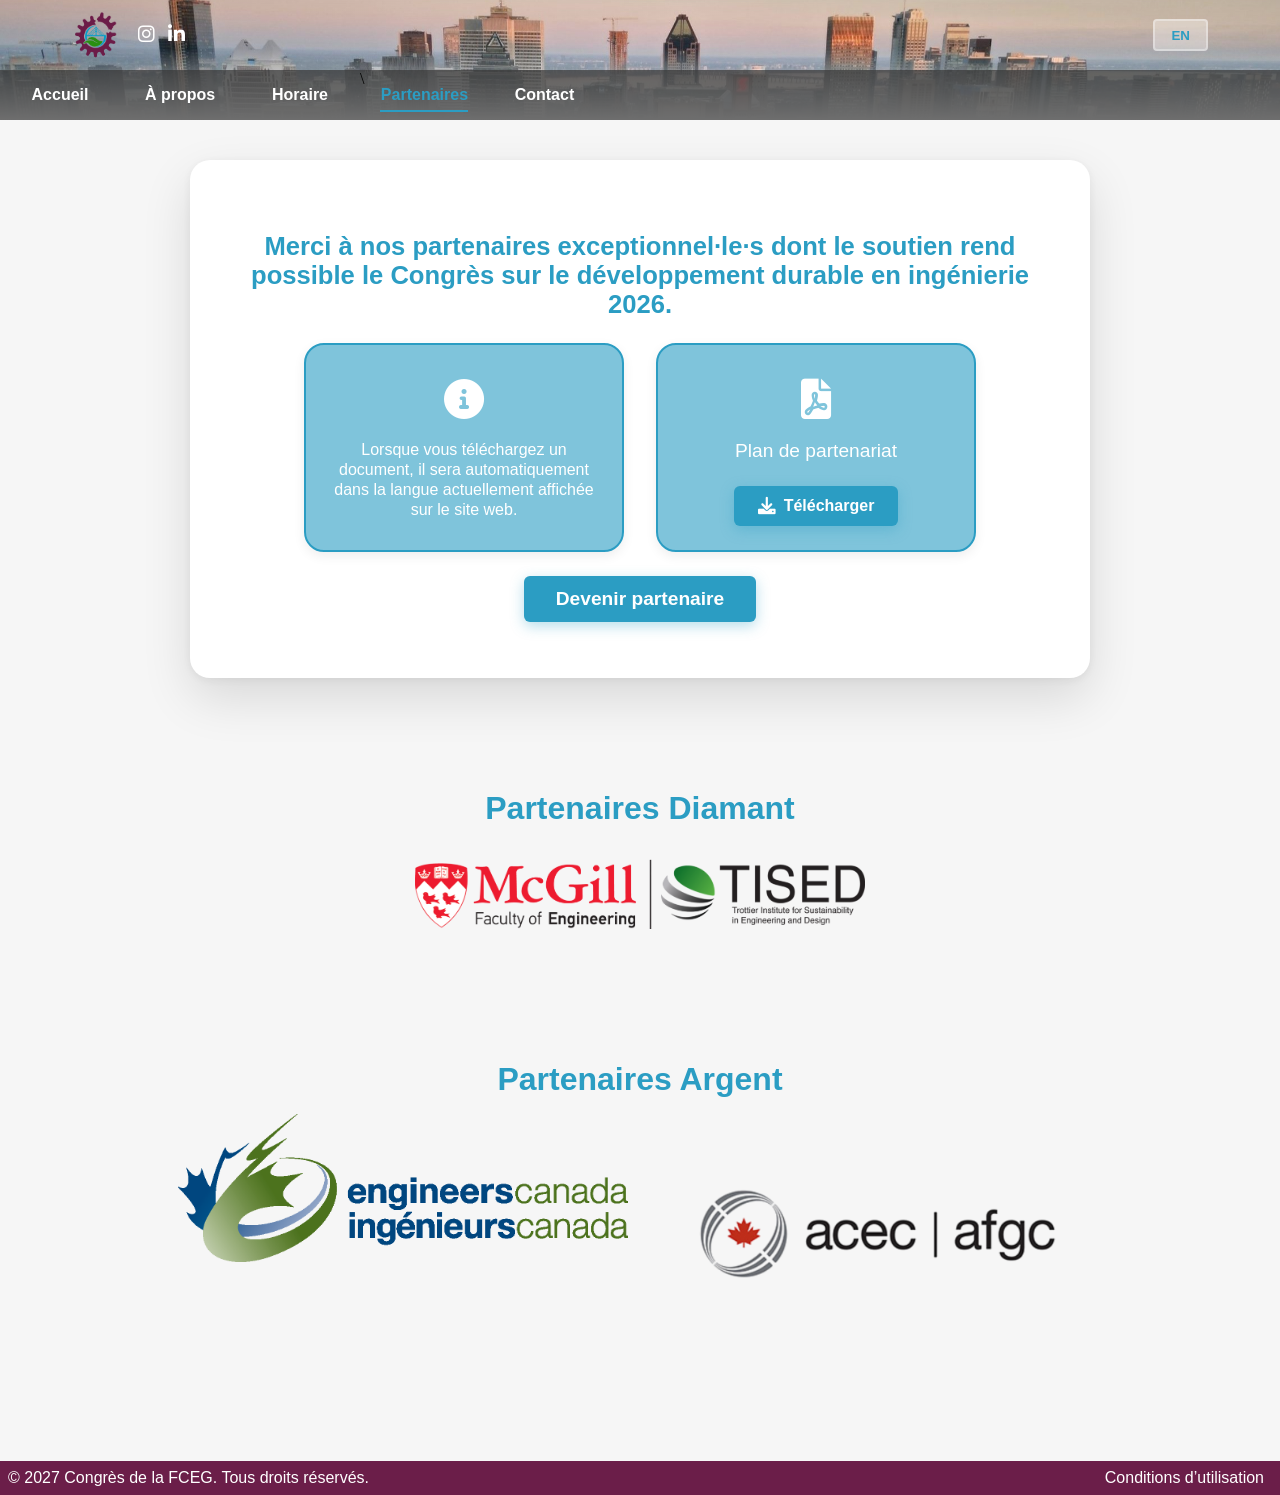
<file: sponsors.html>
<!DOCTYPE html>
<html lang="fr">

<head>
  <meta charset="UTF-8" />
  <meta name="viewport" content="width=device-width, initial-scale=1.0" />
  <title>CSE | CDDI 2027</title>
  <link rel="icon" type="image/png" href="./assets/img/cse27-logo.png" />

  <!-- Security -->
  <meta http-equiv="Content-Security-Policy"
        content="default-src 'self';
                style-src 'self' 'unsafe-inline' https://cdnjs.cloudflare.com https://fonts.googleapis.com;
                script-src 'self' https://cdnjs.cloudflare.com;
                font-src 'self' https://cdnjs.cloudflare.com https://fonts.gstatic.com;
                img-src 'self' data: https:;
                connect-src 'self' https:;
                media-src 'self';
                worker-src 'none';
                child-src 'none';
                form-action 'self';
                upgrade-insecure-requests;
                block-all-mixed-content;
                object-src 'none'; 
                base-uri 'self';">
  <meta http-equiv="X-Content-Type-Options" content="nosniff">
  <meta http-equiv="Referrer-Policy" content="strict-origin-when-cross-origin">
  <meta http-equiv="Permissions-Policy" content="camera=(), microphone=(), geolocation=(), interest-cohort=()">
  <meta name="robots" content="noimageindex" />
  <meta http-equiv="X-UA-Compatible" content="IE=edge" />

  <!-- Styles -->
  <link rel="stylesheet" href="https://cdnjs.cloudflare.com/ajax/libs/font-awesome/6.0.0/css/all.min.css" crossorigin="anonymous" referrerpolicy="no-referrer" />
  <link rel="stylesheet" href="./assets/css/branding.css" />
  <link rel="stylesheet" href="./assets/css/style.css" />
  <link rel="stylesheet" href="./assets/css/specs/sponsors.css" />
  <link rel="stylesheet" href="./assets/css/specs/document.css" />
  <link rel="stylesheet" href="./assets/css/specs/security.css" />
  <link rel="stylesheet" href="./assets/css/style-overrides.css" />

  <!-- Scripts -->
  <script defer src="./assets/js/hero.js"></script>
  <script defer src="./assets/js/language.js"></script>
  <script defer src="./assets/js/security.js"></script>
</head>

<body>
  <header>
  <div class="container">
    <div class="header-content">
      <div class="header-left">
        <img src="./assets/img/cse27-logo.png" alt="Logo FCEG" class="logo"/>
        <div class="social-icons">
          <a href="https://www.instagram.com/cse.cddi/" target="_blank" aria-label="Instagram" class="social-icon">
            <i class="fab fa-instagram"></i>
          </a>

          <a href="https://www.linkedin.com/company/cse2026cddi" target="_blank" aria-label="LinkedIn" class="social-icon">
            <i class="fab fa-linkedin-in"></i>
          </a>
          <!-- <a href="https://discord.gg/HV29q9Mn29" target="_blank" aria-label="Discord" class="social-icon">
            <i class="fab fa-discord"></i>
          </a> -->
        </div>
      </div>
      <div class="header-right">
        <button id="lang-toggle">EN</button>
        <button class="menu-toggle" aria-label="Toggle menu">☰</button>
      </div>
    </div>
    <nav class="main-nav">
      <ul>
        <li><a href="index.html" data-en="Home" data-fr="Accueil"></a></li>
        <li><a href="about.html" data-en="About" data-fr="À propos"></a></li>
        <li><a href="schedule.html" data-en="Schedule" data-fr="Horaire"></a></li>
    \
        <li><a href="sponsors.html" class="current" data-en="Sponsors" data-fr="Partenaires"></a></li>
        <li><a href="contact.html" data-en="Contact" data-fr="Contact"></a></li>
      </ul>
    </nav>
  </div>
  </header>

  <section class="hero">
    <div class="container">
      <h2 data-en="We are grateful to our outstanding partners whose support makes the 2026 Conference on Sustainability in Engineering possible."
        data-fr="Merci à nos partenaires exceptionnel·le·s dont le soutien rend possible le Congrès sur le développement durable en ingénierie 2026.">
      </h2>
      <div class="documents-columns">
        <div class="document-card">
          <div class="document-icon">
            <i class="fas fa-info-circle"></i>
          </div>
          <p data-en="When you click to download a document, it will automatically match the language currently displayed on the website."
          data-fr="Lorsque vous téléchargez un document, il sera automatiquement dans la langue actuellement affichée sur le site web."></p>
        </div>
        <div class="document-card">
          <div class="document-icon">
            <i class="fas fa-file-pdf"></i>
          </div>
          <div class="document-desc" data-en="Sponsorship Plan" data-fr="Plan de partenariat"></div>
          <a href="#" class="btn" target="_blank" rel="noopener"
              data-en="./assets/doc/sponsorship-plan-en.pdf"
              data-fr="./assets/doc/sponsorship-plan-fr.pdf">
              <i class="fas fa-download"></i>
              <span data-en="Download" data-fr="Télécharger"></span>
          </a>
        </div>
      </div>
      <a class="btn" href="contact.html" data-en="Become a Partner" data-fr="Devenir partenaire">
      </a>  
    </div>
  </section>

  <section class="sponsor-section">
    <div class="sponsor-grid">

  <!-- Diamond Sponsors Section -->
<h2 data-en="Diamond Sponsors" data-fr="Partenaires Diamant"></h2>

<div class="sponsor-section-1">
  <div class="sponsor-section-2">
    <a href="https://www.mcgill.ca/tised/">
      <img src="./assets/img/sponsors/TISED.png"
           alt="McGill University TISED"
           class="logo-official-index">
    </a>
        
  </div>
</div>

  <!-- Silver Sponsors Section -->
      <h2 data-en="Silver Sponsors" data-fr="Partenaires Argent"></h2>
      <div class="sponsor-section-2">
        <a href="https://engineerscanada.ca/">
      <img src="./assets/img/sponsors/engineers-canada.png"
           alt="Engineers Canada"
           class="logo-official-index">
        </a>
         <a href="https://acec.ca/">
          <img src="./assets/img/sponsors/acec_sponso.png"
               alt="acec/afgc"
               class="logo-official-index">
        </a>
        </div>
      </div>
      

  <!-- Legacy Sponsors Section 
      <h2 data-en="Legacy Sponsors" data-fr="Partenaires Historiques"></h2>
      <div class="sponsor-section-3">
        <div class="sponsor-card">
          <img src="./assets/img/sponsors/acec-corp.png" alt="ACEC">
          <h1 class="sponsor-hidden-content"></h1>
          <p class="sponsor-hidden-content" data-en="" data-fr=""></p>
        </div>
        <div class="sponsor-card">
          <img src="./assets/img/sponsors/engineers-canada.png" alt="Engineers Canada">
          <h1 class="sponsor-hidden-content"></h1>
          <p class="sponsor-hidden-content" data-en="" data-fr=""></p>
        </div>
      </div> -->

  <!-- Ally Sponsors Section
      <h2 data-en="Ally Sponsors" data-fr="Partenaires Alliés"></h2>
      <div class="sponsor-section-4">
        <div class="sponsor-card">
          <img src="./assets/img/sponsors/feu-uqtr.png" alt="F.E.U. Vert">
        </div>
      </div> -->

  <!-- Support Sponsors Section 
      <h2 data-en="Support Sponsors" data-fr="Partenaires Supports"></h2>
      <div class="sponsor-section-5">
        <div class="sponsor-card">
          <img src="./assets/img/sponsors/age-uqtr.png" alt="AGEUQTR">
        </div>
        <div class="sponsor-card">
          <img src="./assets/img/sponsors/cascades.png" alt="Cascades">
        </div>
        <div class="sponsor-card">
          <img src="./assets/img/sponsors/ecole-ing.jpg" alt="École d'ingénierie de l'UQTR">
        </div>
        <div class="sponsor-card">
          <img src="./assets/img/sponsors/fondation-uqtr.png" alt="Fondation UQTR">
        </div>
      </div>
    </div>-->

  <!-- Friend Sponsors Section 
      <h2 data-en="Friend Sponsors" data-fr="Partenaires Amis"></h2>
      <div class="sponsor-section-6">
        <div class="sponsor-card">
          <img src="./assets/img/sponsors/innotag.png" alt="Innotag">
        </div>
      </div>
    </div>
  </section>-->

  <footer>
    <div class="footer-content">
      <p data-en="&copy; 2027 CFES Conference. All rights reserved."
         data-fr="&copy; 2027 Congrès de la FCEG. Tous droits réservés.">
      </p>
      <a href="terms.html" class="footer-link"
        data-en="Terms of Use"
        data-fr="Conditions d’utilisation">
      </a>
    </div>
  </footer>
</body>
</html>
</file>
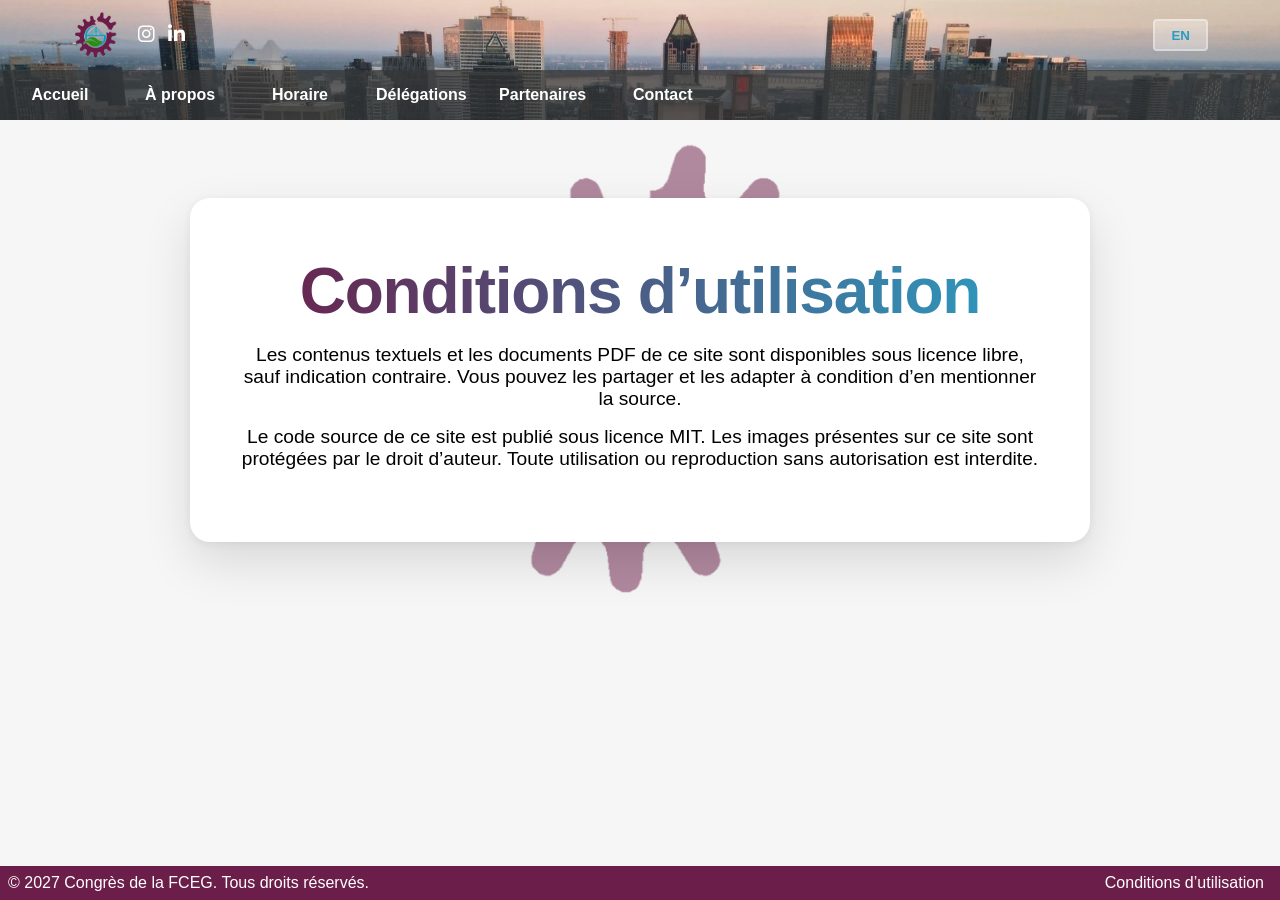
<file: terms.html>
<!DOCTYPE html>
<html lang="fr">

<head>
  <meta charset="UTF-8" />
  <meta name="viewport" content="width=device-width, initial-scale=1.0" />
  <title>CSE | CDDI 2026</title>
  <link rel="icon" type="image/png" href="./assets/img/logo.png" />

  <!-- Security -->
  <meta http-equiv="Content-Security-Policy"
        content="default-src 'self';
                style-src 'self' 'unsafe-inline' https://cdnjs.cloudflare.com https://fonts.googleapis.com;
                script-src 'self' https://cdnjs.cloudflare.com;
                font-src 'self' https://cdnjs.cloudflare.com https://fonts.gstatic.com;
                img-src 'self' data: https:;
                connect-src 'self' https:;
                media-src 'self';
                worker-src 'none';
                child-src 'none';
                form-action 'self';
                upgrade-insecure-requests;
                block-all-mixed-content;
                object-src 'none'; 
                base-uri 'self';">
  <meta http-equiv="X-Content-Type-Options" content="nosniff">
  <meta http-equiv="Referrer-Policy" content="strict-origin-when-cross-origin">
  <meta http-equiv="Permissions-Policy" content="camera=(), microphone=(), geolocation=(), interest-cohort=()">
  <meta name="robots" content="noimageindex" />
  <meta http-equiv="X-UA-Compatible" content="IE=edge" />

  <!-- Styles -->
  <link rel="stylesheet" href="https://cdnjs.cloudflare.com/ajax/libs/font-awesome/6.0.0/css/all.min.css" crossorigin="anonymous" referrerpolicy="no-referrer" />
  <link rel="stylesheet" href="./assets/css/branding.css" />
  <link rel="stylesheet" href="./assets/css/style.css" />
  <link rel="stylesheet" href="./assets/css/specs/security.css" />

  <!-- Scripts -->
  <script defer src="./assets/js/language.js"></script>
  <script defer src="./assets/js/security.js"></script>
</head>

<body>
  <header>
    <div class="container">
      <div class="header-content">
        <div class="header-left">
          <img src="./assets/img/cse27-logo.png" alt="Logo FCEG" class="logo"/>
          <div class="social-icons">
            <a href="https://www.instagram.com/cse.cddi/" target="_blank" aria-label="Instagram" class="social-icon">
              <i class="fab fa-instagram"></i>
            </a>
            
            <a href="https://www.linkedin.com/company/cse2026cddi" target="_blank" aria-label="LinkedIn" class="social-icon">
              <i class="fab fa-linkedin-in"></i>
            </a>
            <!-- <a href="https://discord.gg/HV29q9Mn29" target="_blank" aria-label="Discord" class="social-icon">
              <i class="fab fa-discord"></i>
            </a> -->
          </div>
        </div>
        <div class="header-right">
          <button id="lang-toggle">EN</button>
          <button class="menu-toggle" aria-label="Toggle menu">☰</button>
        </div>
      </div>
      <nav class="main-nav">
        <ul>
          <li><a href="index.html" data-en="Home" data-fr="Accueil"></a></li>
          <li><a href="about.html" data-en="About" data-fr="À propos"></a></li>
          <li><a href="schedule.html" data-en="Schedule" data-fr="Horaire"></a></li>
          <li><a href="delegates.html" data-en="Delegates" data-fr="Délégations"></a></li>
          <li><a href="sponsors.html" data-en="Sponsors" data-fr="Partenaires"></a></li>
          <li><a href="contact.html" data-en="Contact" data-fr="Contact"></a></li>
        </ul>
      </nav>
    </div>
  </header>

  <main class="hero visible">
    <div class="container">
      <h1 data-fr="Conditions d’utilisation" data-en="Terms of Use"></h1>
      <p 
        data-fr="Les contenus textuels et les documents PDF de ce site sont disponibles sous licence libre, sauf indication contraire. Vous pouvez les partager et les adapter à condition d’en mentionner la source." 
        data-en="Text content and PDF documents on this site are available under an open license, unless otherwise stated. You may share and adapt them as long as the source is credited.">
      </p>
      <p 
        data-fr="Le code source de ce site est publié sous licence MIT. Les images présentes sur ce site sont protégées par le droit d’auteur. Toute utilisation ou reproduction sans autorisation est interdite."
        data-en="The website’s source code is released under the MIT License. Images on this site are protected by copyright. Unauthorized use or reproduction is prohibited.">
      </p>
    </div>
  </main>

  <footer>
    <div class="footer-content">
      <p data-en="&copy; 2027 CFES Conference. All rights reserved."
         data-fr="&copy; 2027 Congrès de la FCEG. Tous droits réservés.">
      </p>
      <a href="terms.html" class="footer-link"
        data-en="Terms of Use"
        data-fr="Conditions d’utilisation">
      </a>
    </div>
  </footer>
</body>
</html>
</file>
<file: assets/css/branding.css>
/* === CSE.CDDI 2026 BRANDING STYLES === */

/* === FONTS === */
@import url('https://fonts.googleapis.com/css2?family=Roboto+Condensed:wght@700&display=swap');
@import url('https://fonts.googleapis.com/css2?family=Poppins:wght@600&display=swap');
@import url('https://fonts.googleapis.com/css2?family=Lato&display=swap');

:root {
  /* === COLORS === */
  --cse-teal: #2b9dc3;
  --cse-orange: #2b9dc3;
  --cse-green: #6b1e49;
  --cse-blue: #2b9dc3;
  --cse-success: #28a745;
  --cse-error: #FF0000;
  --cse-white: #ffffff;
  --cse-light-gray: #f6f6f6;
  --cse-gray: #606060;
  --cse-black: #000000;
  --cse-purple: #6b1e49;


  /* === TITLES === */
  --cse-title-font: 'Roboto Condensed', sans-serif;
  --cse-title-color: var(--cse-blue);
  --cse-title-size: clamp(2.5rem, 5vw, 3rem);
  --cse-title-align: center;
  --cse-title-margin: 0 0 1rem 0;

  /* === SUBTITLES === */
  --cse-subtitle-font: 'Poppins', sans-serif;
  --cse-subtitle-color: var(--cse-teal);
  --cse-subtitle-size: clamp(1.6rem, 3vw, 2rem);
  --cse-subtitle-align: center;
  --cse-subtitle-margin: 1rem 0 0.5rem 0;

  --cse-subtitle2-size: clamp(1.2rem, 2.5vw, 1.2rem);
  --cse-subtitle2-margin: -1rem 0 0.5rem 0;

  /* === BODY === */
  --cse-body-font: 'Lato', sans-serif;
  --cse-body-color: var(--cse-black);
  --cse-body-size: clamp(1rem, 2vw, 1.2rem);
  --cse-body-size-small: clamp(0.9rem, 2vw, 1rem);
  --cse-body-align: center;
  --cse-body-margin: 0 0 1rem 0;
}

@media (max-width: 600px) {
  :root {
    --cse-title-size: clamp(1.5rem, 6vw, 2rem);
    --cse-subtitle-size: clamp(1.1rem, 4vw, 1.3rem);
    --cse-subtitle2-size: clamp(1rem, 3vw, 1rem);
    --cse-body-size: clamp(0.9rem, 3vw, 1rem);
    --cse-body-size-small: clamp(0.8rem, 3vw, 0.9rem);
  }
}
</file>
<file: assets/css/style.css>
/* Reset and base styles */
* {
  margin: 0;
  padding: 0;
  box-sizing: border-box;
}

html {
      overflow-y: scroll;
}

/* Body and layout */
body {
  font-family: var(--cse-font-body);
  background-color: var(--cse-light-gray);
  min-height: 100vh;
  position: relative;
  padding-bottom: 60px;
}

/* Header styles */
header > .container {
  width: 100%;
  max-width: none;
  padding: 0;
}

header {
  padding: 0;
  position: relative;
  background-image: linear-gradient(rgba(0, 0, 0, 0), rgba(0, 0, 0, 0)),
                     url('../img/CSE27-header-photo.jpg');
  background-size: cover;
  background-position: center;
  background-repeat: no-repeat;
  min-width: 350px;
}
/* Header content layout */
.header-content {
  display: flex;
  justify-content: space-between;
  align-items: center;
  min-height: 70px;
  padding: 0 2rem;
  margin: 0 auto;
  max-width: 1200px;
}

.header-right {
  display: flex;
  align-items: center;
  gap: 1rem;
}

.header-left {
  display: flex;
  align-items: center;
  gap: 1rem;
}

.social-icons {
  display: flex;
  gap: 0.8rem;
  align-items: center;
  min-width: 125px;
}

.social-icon {
  color: var(--cse-white);
  font-size: 1.2rem;
  transition: transform 0.2s, color 0.2s;
}

.social-icon:hover {
  color: var(--cse-purple);
  transform: scale(1.1);
}

/* Logo styles */
.logo {
  height: 50px;
  width: auto;
}

/* Hamburger menu toggle (mobile) */
.menu-toggle {
  display: none;
  background: none;
  border: none;
  color: var(--cse-white);
  font-size: 1.5rem;
  cursor: pointer;
  padding: 0.5rem;
}

/* Main navigation styles */
.main-nav {
  background-color: rgba(54, 54, 54, 0.705);
  width: 100%;
}

.main-nav > .container {
  width: 100%;
  max-width: none;
  padding: 0 2rem;
}

.main-nav ul {
  display: flex;
  list-style: none;
  margin: 0;
  padding: 0;
  justify-content: flex-start;
}

.main-nav a {
  color: var(--cse-white);
  font-family: var(--cse-subtitle-font);
  font-weight: 600;
  padding: 1rem 1rem;
  display: block;
  text-decoration: none;
  text-align: center;
  margin-right: 0;
  min-width: 120px;
  box-sizing: border-box;
}

.main-nav a.current,
.main-nav a.current:visited {
  color: var(--cse-blue);
}

.main-nav a:hover {
  color: var(--cse-blue);
}

/* Hero section */
.hero {
  position: relative;
  min-height: 500px;
  display: flex;
  align-items: center;
  justify-content: center;
  text-align: center;
  width: 100%;
  opacity: 0;
  transform: translateY(30px);
  transition: opacity 1s ease, transform 1s ease;
}

.hero.visible {
  opacity: 1;
  transform: translateY(0);
}

/* Hero background logo overlay */
.hero::before {
  content: "";
  background: url('../img/cse27-logo.png') no-repeat center center;
  background-size: contain;
  position: absolute;
  top: 0;
  left: 0;
  right: 0;
  bottom: 0;
  opacity: 0.5;
  z-index: -1;
  max-width: 800px;
  max-height: 600px;
  margin: auto;
}

/* Hero content container */
.hero .container {
  background-color: rgba(232, 232, 232, 0.8);
  padding: 2rem; 
  border-radius: 8px;
  position: relative;
  z-index: 1;
  width: 90%;
  max-width: 1200px;
  margin: 0 auto;
}
.hero .container {
  background-color: #ffffff;
  padding: 3.5rem 3rem;
  border-radius: 20px;
  box-shadow: 0 20px 50px rgba(0, 0, 0, 0.12), 0 2px 8px rgba(0, 0, 0, 0.06);
  max-width: 900px;
}
/* Hero title */
.hero h1 {
  font-family: var(--cse-title-font);
  font-weight: 800;
  letter-spacing: -0.02em;
  background: linear-gradient(90deg, var(--cse-purple), var(--cse-blue));
  -webkit-background-clip: text;
  background-clip: text;
  color: transparent;
  font-size: 4rem;
  text-align: var(--cse-title-align);
  margin: var(--cse-title-margin);
}

/* Hero subtitle */
.hero h2 {
  font-family: var(--cse-subtitle-font);
  color: var(--cse-subtitle-color);
  font-size: var(--cse-subtitle-size);
  text-align: var(--cse-subtitle-align);
  margin: var(--cse-subtitle-margin);
}

.hero h3 {
  font-family: var(--cse-subtitle-font);
  color: var(--cse-subtitle-color);
  font-size: var(--cse-subtitle2-size);
  text-align: var(--cse-subtitle-align);
  margin: var(--cse-subtitle2-margin);
}



/* Hero paragraph */
.hero p {
  font-family: var(--cse-body-font);
  color: var(--cse-body-color);
  font-size: var(--cse-body-size);
  text-align: var(--cse-body-align);
  margin: var(--cse-body-margin);
}

/* Hero image */
.hero img {
  max-width: 100%;
  height: auto;
  border-radius: 8px;
  box-shadow: 0 4px 8px rgba(0, 0, 0, 0.1);
  margin-top: 1rem;
}

/* Hero button */
.hero .btn {
  display: inline-block;
  margin-top: 1.5rem;
  padding: 0.75rem 2rem;
  background: var(--cse-blue);
  color: var(--cse-white);
  border: none;
  border-radius: 6px;
  font-family: var(--cse-subtitle-font);
  font-size: var(--cse-subtitle2-size);
  font-weight: 600;
  text-align: var(--cse-subtitle-align);
  text-decoration: none;
  cursor: pointer;
  transition: background 0.2s, color 0.2s;
}

.hero .btn:hover {
  background: var(--cse-blue);
  color: var(--cse-white);
}

.hero .btn:active {
  transform: scale(0.95);
  opacity: 0.8;
}

/* Footer styles */
footer {
  position: absolute;
  bottom: 0;
  left: 0;
  width: 100%;
  background-color: var(--cse-purple);
  min-width: 350px;
}

.footer-content {
  max-width: none;
  margin: 0.5rem 1rem 0.5rem 0.5rem;
  display: flex;
  justify-content: space-between;
  align-items: center;
  flex-wrap: wrap;
  gap: 0.5rem;
  text-align: center;
}

.footer-content p,
.footer-link {
  font-family: var(--cse-body-font);
  font-size: var(--cse-body-size-small);
  color: var(--cse-white);
  margin: 0;
  text-decoration: none;
}

.footer-link:hover {
  text-decoration: underline;
  color: var(--cse-blue);
}

/* Mobile layout: stack items and center */
@media (max-width: 600px) {
  .footer-content {
    flex-direction: column;
    justify-content: center;
    align-items: center;
    text-align: center;
  }
}

/* Language Toggle Button */
#lang-toggle {
  background: rgba(255, 255, 255, 0.35);
  color: var(--cse-blue);
  border: 2px solid rgba(255, 255, 255, 0.35);
  padding: 0.4rem 1rem;
  font-family: var(--cse-subtitle-font);
  font-weight: 600;
  cursor: pointer;
  border-radius: 4px;
}

#lang-toggle:hover {
  background-color: var(--cse-blue);
  color: var(--cse-white);
  border-color: var(--cse-blue);
}

/* Responsive: Mobile styles */
@media (max-width: 768px) {
  .header-content,
  .main-nav > .container {
    padding: 0 1rem;
  }

  .menu-toggle {
    display: block;
  }

  .main-nav {
    display: none;
  }

  .main-nav.active {
    display: block;
    padding: 1rem 0;
  }

  .main-nav ul {
    flex-direction: column;
    gap: 0;
  }

  .main-nav li {
    text-align: center;
    padding: 0;
  }

  .main-nav a {
    padding: 1rem;
    border-bottom: 1px solid rgba(255, 255, 255, 0.1);
  }
}

/* Responsive: Desktop styles */
@media (max-width: 768px) {
  .main-nav ul {
    justify-content: flex-start;
  }
}

/* Remove the desktop-specific right alignment */
@media (min-width: 769px) {
  .main-nav ul {
    justify-content: flex-start;
  }
}
</file>
<file: assets/css/specs/home.css>
/* Updates Section */
.updates {
    background-color: var(--cse-light-gray);
    padding: 60px 0;
    position: relative;
    overflow: hidden;
    font-family: var(--cse-body-font);
}

.updates-container {
    max-width: 1200px;
    margin: 0 auto;
    padding: 0 20px;
}

.updates h2 {
    margin: var(--cse-title-margin);
    color: var(--cse-title-color);
    font-size: var(--cse-title-size);
    font-family: var(--cse-title-font);
    text-align: var(--cse-title-align);
}

.carousel {
    position: relative;
    height: 320px;
    perspective: 1000px;
}

.carousel-inner {
    position: relative;
    width: 100%;
    height: 100%;
    transform-style: preserve-3d;
    transition: transform 1s ease;
}

.carousel-item {
    position: absolute;
    width: 100%;
    height: 100%;
    padding: 30px;
    background-color: var(--cse-white);
    border-radius: 8px;
    border-left: 5px solid var(--cse-orange);
    display: flex;
    flex-direction: column;
    justify-content: center;
    backface-visibility: hidden;
    transition: translate 0.2s ease, box-shadow 0.2s ease, opacity 0.5s ease;
    opacity: 0;
    font-family: var(--cse-body-font);
    color: var(--cse-body-color);
    translate: 0 0;
}

.carousel-item:hover {
    translate: 0 -6px;
    box-shadow: 0 8px 25px rgba(0, 0, 0, 0.15);
}

.carousel-item.active {
    opacity: 1;
    z-index: 10;
}

.carousel-item h3 {
    margin: var(--cse-subtitle-margin);
    color: var(--cse-green);
    font-size: var(--cse-subtitle-size);
    font-family: var(--cse-subtitle-font);
    text-align: var(--cse-subtitle-align);
}

.carousel-item p {
    margin: var(--cse-body-margin);
    color: var(--cse-black);
    font-size: var(--cse-body-size);
    font-family: var(--cse-body-font);
    text-align: justify;
    padding: 1rem 0 0;
    line-height: 1.3;
}

.carousel-item img {
    position: absolute;
    top: 0;
    left: 0;
    width: 100%;
    height: 100%;
    object-fit: cover;
    border-radius: 8px;
    z-index: 0;
    opacity: 0.18;
    pointer-events: none;
    box-shadow: none;
}

.carousel-item .btn {
    display: inline-block;
    margin: 0 auto 0 auto;
    padding: 0.75rem 2rem;
    background: var(--cse-orange);
    color: var(--cse-white);
    border: none;
    border-radius: 6px;
    font-family: var(--cse-body-font);
    font-size: var(--cse-body-size);
    font-weight: 600;
    text-align: var(--cse-body-align);
    max-width: 300px;
    text-decoration: none;
    cursor: pointer;
    transition: background 0.2s, color 0.2s;
    display: block;
}

.carousel-item .btn:hover {
  background: var(--cse-blue);
  color: var(--cse-white);
}

.carousel-item .btn:active {
  transform: scale(0.95);
  opacity: 0.8;
}

.carousel-controls {
    display: flex;
    justify-content: center;
    margin-top: 20px;
}

.carousel-indicator {
    width: 12px;
    height: 12px;
    border-radius: 50%;
    background-color: var(--cse-gray);
    margin: 0 5px;
    cursor: pointer;
    transition: background-color 0.3s;
}

.carousel-indicator.active {
    background-color: var(--cse-green);
}

/* Key Details Section */
.key-details {
    background-color: var(--cse-light-gray);
}

.key-details h2 {
    margin: var(--cse-title-margin);
    color: var(--cse-title-color);
    font-size: var(--cse-title-size);
    font-family: var(--cse-title-font);
    text-align: var(--cse-title-align);
}

.details-grid {
    display: flex;
    flex-wrap: wrap;
    justify-content: center;
    gap: 1.5rem;
    max-width: 1500px;
    margin: 0 auto 2rem auto;
}

.detail-card {
    background-color: var(--cse-white);
    padding: 1rem;
    border-radius: 12px;
    box-shadow: 0 4px 8px rgba(0,0,0,0.05);
    text-align: center;
    font-family: var(--cse-body-font);
    min-width: 325px;
    transition: transform 0.2s ease;
    height: 100%;
}

.detail-card:hover {
    transform: translateY(-5px);
    box-shadow: 0 10px 20px rgba(0,0,0,0.1);
}

.detail-card i {
    font-size: 2.5rem;
    color: var(--cse-green);
    margin-bottom: 20px;
}

.detail-card h3 {
    margin-bottom: 15px;
    color: var(--cse-subtitle-color);
    font-family: var(--cse-subtitle-font);
    font-size: var(--cse-subtitle-size);
}

.countdown {
    display: flex;
    justify-content: center;
    gap: 15px;
    margin-top: 20px;
}

.countdown-item {
    background-color: var(--cse-green);
    color: var(--cse-white);
    padding: 10px 5px;
    border-radius: 6px;
    font-weight: bold;
    min-width: 76px;
    font-family: var(--cse-body-font);
}

.countdown-item span {
    display: block;
    font-size: var(--cse-body-size-small);
    font-weight: normal;
    opacity: 0.8;
}

/* Sponsors Section */
.sponsors {
    text-align: center;
    background-color: var(--cse-light-gray);
    padding: 40px 0;
    font-family: var(--cse-body-font);
}

.sponsors h2 {
    color: var(--cse-title-color);
    font-size: var(--cse-title-size);
    font-family: var(--cse-title-font);
    text-align: var(--cse-title-align);
    margin: var(--cse-title-margin);
}

.sponsors .btn {
  display: inline-block;
  margin-top: 1.5rem;
  padding: 0.75rem 2rem;
  background: var(--cse-green);
  color: var(--cse-white);
  border: none;
  border-radius: 6px;
  font-family: var(--cse-body-font);
  font-size: var(--cse-body-size);
  font-weight: 600;
  text-align: var(--cse-body-align);
  text-decoration: none;
  cursor: pointer;
  transition: background 0.2s, color 0.2s;
}

.sponsors .btn:hover {
  background: var(--cse-orange);
  color: var(--cse-white);
}

.sponsors .btn:active {
  transform: scale(0.95);
  opacity: 0.8;
}

.sponsor-logos {
    display: flex;
    justify-content: center;
    flex-wrap: wrap;
    gap: 40px;
    align-items: center;
    margin-top: 20px;
}

.sponsor-logos img {
    height: 125px;
    background-color: var(--cse-light-gray);
    border-radius: 8px;
    padding: 8px 16px;
    transition: transform 0.2s ease;
}

.sponsor-logos img:hover {
    background-color: var(--cse-white);
    transform: translateY(-5px);
    box-shadow: 0 10px 20px rgba(0,0,0,0.1);
}

@media (min-width: 692px) {
    .details-grid .detail-card:nth-child(2) {
        order: 3;
    }
    .details-grid .detail-card:nth-child(3) {
        order: 2;
    }
}

@media (min-width: 1096px) {
    .details-grid .detail-card:nth-child(2) {
        order: 2;
    }
    .details-grid .detail-card:nth-child(3) {
        order: 3;
    }
}

@media (max-width: 768px) {    
    .countdown {
        flex-wrap: wrap;
    }
}
</file>
<file: assets/css/specs/security.css>
/* Security-related styles */

/* Disable text selection for images and sensitive content */
img {
  -webkit-user-select: none;
  -moz-user-select: none;
  -ms-user-select: none;
  user-select: none;
  -webkit-user-drag: none;
  -khtml-user-drag: none;
  -moz-user-drag: none;
  -o-user-drag: none;
  pointer-events: none;
}

/* Allow pointer events for clickable images (like logos with links) */
a img, .clickable img {
  pointer-events: auto;
}

/* Disable highlighting for sensitive content */
.no-select {
  -webkit-user-select: none;
  -moz-user-select: none;
  -ms-user-select: none;
  user-select: none;
}

/* Hide scroll bars in developer mode detection */
.hide-scroll {
  scrollbar-width: none; /* Firefox */
  -ms-overflow-style: none; /* IE and Edge */
}

.hide-scroll::-webkit-scrollbar {
  display: none; /* Chrome, Safari, Opera */
}

/* Prevent printing of images */
@media print {
  img {
    display: none !important;
  }
  
  .no-print {
    display: none !important;
  }
}

/* Security warning overlay (hidden by default) */
.security-warning {
  position: fixed;
  top: 0;
  left: 0;
  width: 100%;
  height: 100%;
  background: rgba(255, 0, 0, 0.9);
  color: white;
  display: none;
  justify-content: center;
  align-items: center;
  z-index: 9999;
  font-size: 2em;
  text-align: center;
}
</file>
<file: assets/css/style-overrides.css>
/* Sponsors page: Official Sponsors heading */
h2[data-en="Official Sponsors"] {
  padding-top: 0rem;
}

/* Sponsors page: Hero heading color */
section.hero h2[data-en="We are grateful to our outstanding partners whose support makes the 2026 Conference on Sustainability in Engineering possible."] {
  color: var(--cse-blue);
  font-size: 1.6rem;
}

/* Sponsors page: UQTR title size */
section.sponsor-section h1[data-en="Université du Québec à Trois-Rivières"] {
  font-size: clamp(1.1rem, 2.2vw, 1.1rem);
}

/* About page: Add space between header and first hero */
header + section.hero {
    margin-top: 2rem;
}

/* About page: Conference Theme heading color */
h2[data-en="Conference Theme"] {
  color: var(--cse-blue);
}

/* About page: The Path to Sustainable Engineering heading color */
h1[data-en="The Path to Sustainable Engineering"] {
  color: var(--cse-blue);
}

/* Index page: Updates section padding */
section.updates {
  padding-top: 0rem;
}

/* Delegates page: Documents paragraph alignment */
section.hero p {
  text-align: center;
}

/* Delegates page: Logistics disclaimer background */
.logistics-section .logistics-info:has(h4[data-en="Disclaimer"]) {
  background: color-mix(in srgb, var(--cse-error) 8%, transparent) !important;
  border-left: 4px solid var(--cse-error) !important;
}

/* Change colour of "Welcome to CSE" */
.hero h1 {
  color: var(--cse-black);
}


.sponsor-logos img.logo-large {
  height: 300px;
  width: auto;
  box-shadow: 0 4px 8px rgba(0, 0, 0, 0.1);
}

/* Hero title */
.hero h1 {
  font-family: var(--cse-title-font);
  font-weight: 800;
  letter-spacing: -0.02em;
  background: linear-gradient(90deg, var(--cse-purple), var(--cse-blue));
  -webkit-background-clip: text;
  background-clip: text;
  color: transparent;
  font-size: 4rem;
  text-align: var(--cse-title-align);
  margin: var(--cse-title-margin);
}

  .hero .btn {
    transition: transform 0.15s ease, box-shadow 0.15s ease;
  }
  .hero .btn:hover {
    transform: translateY(-2px);
    box-shadow: 0 6px 14px rgba(0,0,0,0.15);
  }


  /* Logo page: hide the faint watermark, show the real logo below text */

.logo-showcase {
  display: flex;
  justify-content: center;
  padding: 2rem 0 3rem;
}

.logo-showcase img {
  width: 100%;
  max-width: 220px;
  height: auto;
}
.logo-page::before {
  content: none;
}
section.logo-page {
  display: flex;
  flex-direction: column;
}

.logo-showcase {
  display: flex;
  justify-content: center;
  width: 100%;
  padding: 2rem 0 3rem;
  background: none;
  box-shadow: none;
}

.logo-showcase img {
  width: 100%;
  max-width: 300px;
  height: auto;
}
.logo-page .container {
  background: none;
  box-shadow: none;
  border-radius: 0;
  padding: 3rem 1rem 1rem;
}

header {
  background-image: linear-gradient(180deg, rgba(0,0,0,0.1) 0%, rgba(0,0,0,0) 40%, var(--cse-light-gray) 100%),
                     url('../img/CSE27-header-photo.jpg');
}

.main-nav a {
  position: relative;
}

.main-nav a.current::after,
.main-nav a:hover::after {
  content: "";
  position: absolute;
  left: 1rem;
  right: 1rem;
  bottom: 0.5rem;
  height: 2px;
  background: var(--cse-blue);
}

.hero .btn {
  box-shadow: 0 4px 14px rgba(43, 157, 195, 0.35);
  transition: transform 0.15s ease, box-shadow 0.15s ease;
}

.hero .btn:hover {
  transform: translateY(-2px);
  box-shadow: 0 8px 20px rgba(43, 157, 195, 0.45);
}

.hero::before {
  opacity: 0.1;
  max-width: 550px;
  max-height: 420px;
}

.hero {
  overflow: visible;
}
/*
.hero::after {
  content: "";
  position: absolute;
  top: -80px;
  right: -80px;
  width: 320px;
  height: 320px;
  background: var(--cse-blue);
  border-radius: 50%;
  filter: blur(90px);
  opacity: 0.25;
  z-index: -1;
}
.hero .container::before {
  content: "";
  position: absolute;
  bottom: -80px;
  left: -300px;
  width: 320px;
  height: 320px;
  background: var(--cse-purple);
  border-radius: 50%;
  filter: blur(90px);
  opacity: 0.25;
  z-index: -1;
}
*/


.btn-arrow {
  display: inline-block;
  margin-left: 0.4rem;
  transition: transform 0.15s ease;
}
.hero .btn:hover .btn-arrow {
  transform: translateX(4px);
}

.hero-eyebrow {
  display: block;
  text-transform: uppercase;
  letter-spacing: 0.15em;
  font-size: 0.85rem;
  font-weight: 700;
  background: linear-gradient(90deg, var(--cse-purple), var(--cse-blue));
  -webkit-background-clip: text;
  background-clip: text;
  color: transparent;
  margin-bottom: 1rem;
}

.hero-eyebrow::before {
  content: none;
}


.hero h1 {
  position: relative;
  display: inline-block;
  padding-bottom: 0.5rem;
}

.hero h1::after {
  content: "";
  position: absolute;
  bottom: 0;
  left: 50%;
  transform: translateX(-50%);
  width: 90px;
  height: 4px;
  border-radius: 2px;
  background: linear-gradient(90deg, var(--cse-purple), var(--cse-blue));
}

.hero {
  align-items: flex-start;
  padding-top: 0.5rem;
}

html, body {
  overflow-x: hidden;
}

.sponsor-logos img.logo-official-index {
  height: 110px;
  width: auto;
  margin: 10px 0;
  /*box-shadow: 0 4px 8px rgba(0, 0, 0, 0.1); */
}

.sponsor-logoss {
  display: flex;
  flex-direction: column;
  align-items: center;
  gap: 2rem;
  margin-top: 4rem;
  margin-bottom: 4rem;   /* ← new line for space below */
}
.logo-official-index {
  width: 450px;
  height: auto;
}
</file>
<file: assets/css/specs/about.css>
/* Team section */
.team-section {
  padding: 2rem;
  background-color: var(--cse-light-gray);
}

.team-section h1 {
  font-family: var(--cse-title-font);
  color: var(--cse-title-color);
  font-size: var(--cse-title-size);
  text-align: var(--cse-title-align);
  margin: var(--cse-title-margin);
}

.team-section h2 {
  font-family: var(--cse-subtitle-font);
  color: var(--cse-subtitle-color);
  font-size: var(--cse-subtitle-size);
  text-align: var(--cse-subtitle-align);
  margin: var(--cse-subtitle-margin);
}

/* Team card text elements */
.team-card h3 {
  font-family: var(--cse-subtitle-font);
  color: var(--cse-teal);
  font-size: var(--cse-subtitle2-size);
  margin: 0.25rem 0;
}

.team-card p {
  font-family: var(--cse-body-font);
  color: var(--cse-gray);
  font-size: var(--cse-body-size-small);
}

/* First section - single centered card */
.team-section-1 {
  display: flex;
  justify-content: center;
  margin-bottom: 2rem;
}

.team-section-1 .team-card {
  max-width: 250px;
}

/* Second section - 6 cards */
.team-section-2 {
  display: flex;
  flex-wrap: wrap;
  justify-content: center;
  gap: 1.5rem;
  max-width: 1500px;
  margin: 0 auto 2rem auto;
}

/* Third section - remaining 14 cards */
.team-section-3 {
  display: flex;
  flex-wrap: wrap;
  justify-content: center;
  gap: 1.5rem;
  max-width: 1500px;
  margin: 0 auto 2rem auto;
}

/* Team card styles */
.team-card {
  background-color: var(--cse-white);
  border-radius: 12px;
  box-shadow: 0 4px 8px rgba(0,0,0,0.05);
  text-align: center;
  padding: 1rem;
  transition: transform 0.2s ease;
  width: 100%;
  max-width: 250px;
  position: relative;
}

.team-card:hover {
  transform: translateY(-5px);
}

.team-card img {
  width: 100%;
  max-width: 150px;
  height: 150px;
  object-fit: cover;
  border-radius: 50%;
  margin-bottom: 0.75rem;
  position: absolute;
  left: 50%;
  transform: translateX(-50%);
}

.team-card img:first-of-type {
  opacity: 1;
  z-index: 1;
}

.team-card img:last-of-type {
  z-index: 2;
}

/* Add spacing after images to prevent text overlap */
.team-card h3 {
  margin-top: 160px;
}

/* Values section */
.values-grid {
  display: grid;
  grid-template-columns: repeat(2,0fr);
  gap: 1.5rem;
  margin: -3rem 0 2rem 0;
  justify-content: center;
}

/* Value cards */
.value-card {
  background-color: var(--cse-white);
  border-radius: 12px;
  box-shadow: 0 4px 8px rgba(0,0,0,0.05);
  padding: 1.5rem;
  transition: transform 0.2s ease;
  width: 165px;
  position: relative;
  overflow: hidden;
}

.value-card::before {
  content: "";
  position: absolute;
  inset: 0;
  background-size: cover;
  background-position: center;
  background-repeat: no-repeat;
  opacity: 0.25;
  z-index: 0;
  pointer-events: none;
}

.value-card:nth-child(1)::before {
  background-image: url('../../img/gallery/logo/logo-leaf.png');
}

.value-card:nth-child(2)::before {
  background-image: url('../../img/gallery/logo/logo-road.png');
}

.value-card:nth-child(3)::before {
  background-image: url('../../img/gallery/logo/logo-rivers.png');
}

.value-card:nth-child(4)::before {
  background-image: url('../../img/gallery/logo/logo-gear.png');
}

.value-card > * {
  position: relative;
  z-index: 1;
}

.value-card:hover {
  transform: translateY(-5px);
}

.value-card h3 {
  font-family: var(--cse-subtitle-font);
  color: var(--cse-green);
  font-size: var(--cse-subtitle2-size);
  margin: var(--cse-subtitle-margin);
  text-align: var(--cse-subtitle-align);
}

.value-card p {
  font-family: var(--cse-body-font);
  color: var(--cse-gray);
  font-size: var(--cse-body-size-small);
  margin: var(--cse-body-margin);
  text-align: var(--cse-body-align);
}

@media (max-width: 100px) {
  .values-grid {
    grid-template-columns: 1fr;
  }
}
</file>
<file: assets/css/specs/gallery.css>
.gallery {
  position: relative;
  width: 100%;
  overflow: hidden;
  margin: 0 auto;
  min-height: 10px;
  container-type: inline-size;
}

.gallery-track {
  display: flex;
  transition: transform 0.6s cubic-bezier(0.25, 0.46, 0.45, 0.94);
  will-change: transform;
}

.gallery-slide {
  min-width: 100%;
  position: relative;
  margin: 0 auto;
  display: flex;
  align-items: center;
  justify-content: center;
  /* Ensure slides don't shrink */
  flex-shrink: 0;
  width: 100%;
}

.gallery-slide img {
  max-width: 100%;
  height: auto;
  max-height: 40vh;
  object-fit: contain;
  object-position: center;
  display: block;
  margin: 1rem auto 0 auto;
  /* Add transition for smooth loading */
  transition: opacity 0.3s ease;
}

.gallery-arrow {
  position: absolute;
  top: 50%;
  transform: translateY(-50%);
  width: 50px;
  height: 50px;
  border-radius: 50%;
  background: var(--cse-white);
  opacity: 1;
  border: none;
  cursor: pointer;
  font-size: 24px;
  color: var(--cse-blue);
  border: 2px solid var(--cse-blue);
  z-index: 10;
  transition: all 0.3s ease;
}

.gallery-arrow:hover {
  opacity: 0.8;
  border: 2px solid var(--cse-white);
  background: var(--cse-orange);
  color: var(--cse-white);
}

.gallery-arrow.prev {
  left: 20px;
}

.gallery-arrow.next {
  right: 20px;
}

.gallery-arrow.prev::before {
  content: '‹';
  display: block;
  font-size: 40px;
  line-height: 1;
  text-align: center;
}

.gallery-arrow.next::before {
  content: '›';
  display: block;
  font-size: 40px;
  line-height: 1;
  text-align: center;
}

.gallery-preview {
  position: absolute;
  top: 50%;
  transform: translateY(-50%);
  height: 40vh; /* Match exact height of main image */
  z-index: 5;
  opacity: 0.6;
  pointer-events: none;
  transition: opacity 0.4s ease, transform 0.4s ease;
  display: flex;
  align-items: center;
  overflow: hidden;
  /* Width adjusts based on image aspect ratio */
  width: auto;
  max-width: 120px;
  /* Add border-radius to container to ensure all corners are rounded */
  border-radius: 8px;
}

.gallery-preview img {
  width: auto;
  height: 40vh; /* Force exact height to match main image */
  max-height: 40vh;
  min-height: 40vh;
  object-fit: cover;
  border-radius: 8px;
  box-shadow: 0 4px 12px rgba(0,0,0,0.15);
  transition: transform 0.3s ease;
  display: block;
}

.gallery-preview-prev {
  left: calc(50% - 40vh * 0.75 - 1rem - 120px); /* Position 1rem left of main image area */
  justify-content: flex-end;
  transform: translateY(-50%);
}

.gallery-preview-prev img {
  object-position: center;
}

.gallery-preview-next {
  right: calc(50% - 40vh * 0.75 - 1rem - 120px); /* Position 1rem right of main image area */
  justify-content: flex-start;
  transform: translateY(-50%);
}

.gallery-preview-next img {
  object-position: center;
}

/* Responsive adjustments */
@media (max-width: 1024px) {
  .gallery-preview {
    max-width: 100px;
  }
}

@media (max-width: 768px) {
  .gallery-preview {
    max-width: 80px;
    opacity: 0.4;
    border-radius: 6px; /* Slightly smaller radius for smaller screens */
  }
  
  .gallery-preview img {
    height: 40vh; /* Keep same height as main image */
    min-height: 40vh;
    border-radius: 6px;
  }
  
  .gallery-preview-prev {
    left: calc(50% - 40vh * 0.75 - 1rem - 80px); /* Adjust for smaller preview width */
    transform: translateY(-50%);
  }
  
  .gallery-preview-next {
    right: calc(50% - 40vh * 0.75 - 1rem - 80px); /* Adjust for smaller preview width */
    transform: translateY(-50%);
  }
}

/* Hide previews on narrow screens to prevent overlap */
@media (max-width: 640px) {
  .gallery-preview {
    display: none;
  }
}

/* Hide previews when calculated position would be off-screen */
@media (max-width: calc(40vh * 1.5 + 2rem + 240px)) {
  .gallery-preview {
    display: none;
  }
}

/* Alternative: Hide previews based on aspect ratio for very narrow screens */
@media (max-aspect-ratio: 3/4) {
  .gallery-preview {
    display: none;
  }
}

/* Hide previews if container is too narrow (prevents overlap with arrows and content) */
@container (max-width: 600px) {
  .gallery-preview {
    display: none;
  }
}

/* Fallback for browsers without container query support */
@supports not (container-type: inline-size) {
  @media (max-width: 600px) {
    .gallery-preview {
      display: none;
    }
  }
}

/* Hover effects for better interaction */
.gallery:hover .gallery-preview {
  opacity: 0.8;
}

.gallery-preview:hover img {
  transform: scale(1.05);
  box-shadow: 0 6px 20px rgba(0,0,0,0.25);
}

/* Ensure arrows have higher z-index than previews */
.gallery-arrow {
  z-index: 15;
}
</file>
<file: assets/css/specs/form.css>
.contact-form {
      background-color: var(--cse-white);
      padding: 2rem;
      border-radius: 12px;
      box-shadow: 0 4px 20px rgba(0, 0, 0, 0.1);
      border: 1px solid rgba(0, 0, 0, 0.1);
      max-width: 700px;
      margin: 0 auto;
      font-family: var(--cse-body-font);
      font-size: var(--cse-body-size);
      color: var(--cse-body-color);
      position: relative;
      z-index: 2;
    }

    .contact-form label {
      font-family: var(--cse-subtitle-font);
      font-weight: 600;
      color: var(--cse-blue);
      font-size: 1.1rem;
      margin-bottom: 0.2rem;
      display: block;
    }

    .contact-form input,
    .contact-form textarea,
    .contact-form select {
      padding: 0.8rem 1rem;
      font-size: 1rem;
      font-family: var(--cse-body-font);
      border: 2px solid var(--cse-teal);
      border-radius: 6px;
      background-color: var(--cse-white);
      resize: vertical;
      width: 100%;
      transition: all 0.3s ease;
    }

    .contact-form input:hover,
    .contact-form textarea:hover,
    .contact-form select:hover {
      border-color: var(--cse-blue);
    }

    .contact-form input:focus,
    .contact-form textarea:focus,
    .contact-form select:focus {
      border-color: var(--cse-orange);
      outline: none;
      box-shadow: 0 0 0 3px rgba(0, 123, 255, 0.15);
    }

    .contact-form textarea {
      min-height: 150px;
    }

    .contact-row {
      display: flex;
      flex-wrap: wrap;
      gap: 1rem;
    }

    .contact-half {
      flex: 1;
      min-width: 200px;
    }

    .form-group {
      display: flex;
      flex-direction: column;
      gap: 0.4rem;
      margin-bottom: 1.5rem;
      animation: fadeIn 0.5s ease forwards;
      opacity: 0;
    }

    .form-group:nth-child(1) { animation-delay: 0.1s; }
    .form-group:nth-child(2) { animation-delay: 0.2s; }
    .form-group:nth-child(3) { animation-delay: 0.3s; }
    .form-group:nth-child(4) { animation-delay: 0.4s; }
    .form-group:nth-child(5) { animation-delay: 0.5s; }

    .form-button-center {
      display: flex;
      justify-content: center;
      animation: fadeIn 0.5s ease forwards;
      animation-delay: 0.5s;
      opacity: 0;
    }

    .hidden-field {
      position: absolute;
      left: -9999px;
      top: auto;
      width: 1px;
      height: 1px;
      overflow: hidden;
    }

    #success-message {
      display: none;
      text-align: center;
      padding: 2rem;
      max-width: 700px;
      margin: 0 auto;
    }

    #error-message {
      display: none;
      text-align: center;
      padding: 2rem;
      max-width: 700px;
      margin: 0 auto;
    }

    .success-content {
      background: var(--cse-white);;
      padding: 3rem 2rem;
      border-radius: 12px;
      box-shadow: 0 4px 20px rgba(0, 0, 0, 0.1);
    }

    .success-content i {
      font-size: 4rem;
      color: var(--cse-success);
      margin-bottom: 1rem;
    }

    /* Make error icon orange */
    #error-message .success-content i {
      color: var(--cse-error);
    }

    .success-content h2 {
      color: var(--cse-blue);
      margin-bottom: 1rem;
      font-size: 2rem;
    }

    .success-content p {
      font-size: 1.1rem;
      color: var(--cse-body-color);
      max-width: 500px;
      margin: 0 auto;
    }

    @keyframes fadeIn {
      from { opacity: 0; transform: translateY(10px); }
      to { opacity: 1; transform: translateY(0); }
    }

    /* Responsive adjustments */
    @media (max-width: 768px) {
      .contact-half {
        min-width: 100%;
      }
      .contact-row .form-group {
        margin-bottom: 0.3rem;
      }
      .contact-row .form-group:last-child {
        margin-bottom: 1.8rem;
      }
    }
</file>
<file: assets/css/specs/schedule.css>
/* Tab Container */
.tab-container {
  width: 100%;
  max-width: 1200px;
  margin: 0 auto;
  font-family: var(--cse-subtitle-font);
  color: var(--cse-subtitle-color);
  font-size: var(--cse-subtitle2-size);
  text-align: var(--cse-subtitle-align);
}

/* Tab Navigation */
.tab-nav {
  display: flex;
  list-style: none;
  padding: 0;
  margin: 0 0 20px 0;
  border-bottom: 2px solid var(--cse-gray);
}

/* Equal Width Tab Items */
.tab-item {
  flex: 1;
  text-align: center;
  padding: 15px 0;
  cursor: pointer;
  transition: all 0.3s ease;
  background-color: var(--cse-white);
  color: var(--cse-teal);
  font-weight: 500;
  border-right: 1px solid var(--cse-gray);
}

.tab-item:last-child {
  border-right: none;
}

.tab-item:hover {
  background-color: var(--cse-light-gray);
}

.tab-item.active {
  background-color: var(--cse-orange);
  color: var(--cse-white);
  font-weight: 600;
}

/* Tab Content Area */
.tab-content {
  display: none;
  padding: 0;
  animation: fadeIn 0.5s ease;
}

.tab-content.active {
  display: block;
}

/* Event Banner Styles */
.event-banner {
  display: flex;
  margin-bottom: 30px;
  border-radius: 8px;
  overflow: hidden;
  box-shadow: 0 4px 12px rgba(0,0,0,0.1);
  background: var(--cse-white);
  border: 1px solid var(--cse-light-gray);
}

.event-banner.left-align {
  flex-direction: row;
}

.event-banner.right-align {
  flex-direction: row-reverse;
}

.event-image {
    flex: 0 0 40%;
    overflow: hidden;
    position: relative;
}

.event-image img {
    width: 100%;
    height: 100%;
    object-fit: cover;
    transition: transform 0.3s ease;
    position: absolute;
    top: 0;
    left: 0;
}

.event-banner:hover .event-image img {
  transform: scale(1.03);
}

.event-content {
  flex: 1;
  padding: 25px;
  display: flex;
  flex-direction: column;
}

.event-title {
  font-size: 1.5rem;
  font-weight: 700;
  font-family: var(--cse-title-font);
  color: var(--cse-title-color);
  font-size: var(--cse-title-size);
  text-align: var(--cse-title-align);
  margin-bottom: 10px;
}

.event-subtitle {
  font-size: 1.1rem;
  font-family: var(--cse-subtitle-font);
  color: var(--cse-subtitle-color);
  font-size: var(--cse-subtitle2-size);
  text-align: var(--cse-subtitle-align);
  font-weight: 500;
  margin-bottom: 15px;
  font-style: italic;
}

.event-meta {
  display: flex;
  gap: 20px;
  margin-bottom: 15px;
}

.event-meta {
    justify-content: space-between;
}

.event-location, .event-time {
    display: flex;
    align-items: center;
    color: var(--cse-orange);
    font-size: 0.9rem;
    padding: 0 30px;
}

.event-location::before {
    content: "📍";
    margin-right: 5px;
}

.event-time::before {
    content: "🕒";
    margin-right: 5px;
}

.event-description {
  font-family: var(--cse-body-font);
  color: var(--cse-body-color);
  font-size: var(--cse-body-size);
  text-align: var(--cse-body-align);
  line-height: 1.6;
  margin-top: auto;
}

/* Animation for tab content */
@keyframes fadeIn {
  from { opacity: 0; transform: translateY(10px); }
  to { opacity: 1; transform: translateY(0); }
}

/* Responsive adjustments */
@media (max-width: 650px) {
  .tab-nav {
    flex-direction: column;
  }
  
  .tab-item {
    border-right: none;
    border-bottom: 1px solid var(--cse-light-gray);
  }
  
  .event-banner {
    flex-direction: column !important;
  }
  
  .event-image {
    flex: 0 0 200px;
  }
}
</file>
<file: assets/css/specs/sponsors.css>
/* Base Sponsor Section Styles */
.sponsor-section {
  padding: 2rem;
  background-color: var(--cse-light-gray);
}

.sponsor-section h1 {
  font-family: var(--cse-subtitle-font);
  color: var(--cse-green);
  font-size: var(--cse-subtitle2-size);
  text-align: var(--cse-subtitle-align);
  margin: var(--cse-subtitle-margin);
}

.sponsor-section h2 {
  font-family: var(--cse-subtitle-font);
  color: var(--cse-subtitle-color);
  font-size: var(--cse-subtitle-size);
  text-align: var(--cse-subtitle-align);
  margin: var(--cse-subtitle-margin);
  padding-top: 4rem;
}

.sponsor-card p {
  font-family: var(--cse-body-font);
  color: var(--cse-black);
  font-size: var(--cse-body-size-small);
  text-align: justify;
  line-height: 1.5;
  font-size: var(--cse-body-size);
}

.sponsor-card .btn {
  display: inline-block;
  padding: 0.3rem 1rem;
  background: var(--cse-green);
  color: var(--cse-white);
  border: none;
  border-radius: 6px;
  font-family: var(--cse-subtitle-font);
  font-size: var(--cse-body-size-small);
  font-weight: 600;
  text-align: var(--cse-subtitle-align);
  text-decoration: none;
  cursor: pointer;
  transition: background 0.2s, color 0.2s;
}

.sponsor-card .btn:hover {
  background: var(--cse-blue);
  color: var(--cse-white);
}

.sponsor-card .btn:active {
  transform: scale(0.95);
  opacity: 0.8;
}

.sponsor-card:hover {
  transform: translateY(-5px);
}

/* Common Sponsor Card Styles */
.sponsor-section-1, .sponsor-section-2, .sponsor-section-3,
.sponsor-section-4, .sponsor-section-5, .sponsor-section-6 {
  display: flex;
  flex-wrap: wrap;
  justify-content: center;
  margin: 2 auto 2rem auto;
}

.sponsor-section-1 .sponsor-card,
.sponsor-section-2 .sponsor-card,
.sponsor-section-3 .sponsor-card,
.sponsor-section-4 .sponsor-card,
.sponsor-section-5 .sponsor-card,
.sponsor-section-6 .sponsor-card {
  background-color: var(--cse-white);
  border-radius: 24px;
  box-shadow: 0 4px 8px rgba(0,0,0,0.05);
  text-align: center;
  padding: 1rem;
  transition: 
    max-height 0.5s cubic-bezier(.25,.8,.25,1),
    padding 0.5s cubic-bezier(.25,.8,.25,1),
    box-shadow 0.3s cubic-bezier(.25,.8,.25,1),
    transform 0.3s cubic-bezier(.25,.8,.25,1);
  display: flex;
  flex-direction: column;
  align-items: center;
  justify-content: center;
  perspective: 800px;
  transform-style: preserve-3d;
  position: relative;
  overflow: hidden;
}

/* Section-specific dimensions and spacing */
.sponsor-section-1,
.sponsor-section-2,
.sponsor-section-3,
.sponsor-section-4,
.sponsor-section-5,
.sponsor-section-6 {
  gap: 1.5rem;
  margin: 1rem auto 2rem auto;
}

.sponsor-section-1 .sponsor-card { 
  width: 100%; 
  max-width: 450px;
  min-height: 320px;
}
.sponsor-section-2 .sponsor-card { 
  width: 100%; 
  max-width: 375px;
  min-height: 260px;
}
.sponsor-section-3 .sponsor-card { 
  width: 100%; 
  max-width: 300px;
  min-height: 200px;
}
.sponsor-section-4 .sponsor-card,
.sponsor-section-5 .sponsor-card,
.sponsor-section-6 .sponsor-card {
  background-color: var(--cse-white);
  box-shadow: 0 4px 8px rgba(0,0,0,0.05);
  text-align: center;
  padding: 1rem;
  transition: transform 0.2s ease;
  display: flex;
  flex-direction: column;
  align-items: center;
  justify-content: center;
}
.sponsor-section-4 .sponsor-card { max-width: 200px; }
.sponsor-section-5 .sponsor-card { max-width: 175px; }
.sponsor-section-6 .sponsor-card { max-width: 150px; }

/* Common Hover Effects for Sections 1-3 */
.sponsor-section-1 .sponsor-card::before,
.sponsor-section-2 .sponsor-card::before,
.sponsor-section-3 .sponsor-card::before {
  content: "";
  position: absolute;
  left: 0;
  bottom: 0;
  width: 100%;
  height: 0%;
  background: var(--cse-light-gray);
  opacity: 0.5;
  z-index: 1;
  transition: height 0.9s cubic-bezier(.25,.8,.25,1);
  pointer-events: none;
}

.sponsor-section-1 .sponsor-card:hover::before,
.sponsor-section-2 .sponsor-card:hover::before,
.sponsor-section-3 .sponsor-card:hover::before {
  height: 100%;
}

.sponsor-section-1 .sponsor-card img,
.sponsor-section-2 .sponsor-card img,
.sponsor-section-3 .sponsor-card img {
  position: relative;
  z-index: 2;
  transition: opacity 0.7s cubic-bezier(.25,.8,.25,1);
  width: 90%;
  max-width: auto;
  height: auto;
  margin-bottom: 0.75rem;
}

.sponsor-section-1 .sponsor-card:hover img,
.sponsor-section-2 .sponsor-card:hover img,
.sponsor-section-3 .sponsor-card:hover img {
  opacity: 0;
}

/* Common Hidden Content Styles */
.sponsor-section-1 .sponsor-hidden-btn,
.sponsor-section-2 .sponsor-hidden-btn,
.sponsor-section-3 .sponsor-hidden-btn {
  position: absolute;
  top: 50%;
  left: 50%;
  transform: translate(-50%, -50%);
  opacity: 0;
  pointer-events: none;
  z-index: 3;
  transition: opacity 0.3s 0.7s cubic-bezier(.25,.8,.25,1);
}

.sponsor-section-1 .sponsor-card h1.sponsor-hidden-content,
.sponsor-section-1 .sponsor-card p.sponsor-hidden-content,
.sponsor-section-1 .sponsor-card .sponsor-hidden-btn.sponsor-hidden-content,
.sponsor-section-2 .sponsor-card h1.sponsor-hidden-content,
.sponsor-section-2 .sponsor-card p.sponsor-hidden-content,
.sponsor-section-2 .sponsor-card .sponsor-hidden-btn.sponsor-hidden-content,
.sponsor-section-3 .sponsor-card h1.sponsor-hidden-content,
.sponsor-section-3 .sponsor-card p.sponsor-hidden-content,
.sponsor-section-3 .sponsor-card .sponsor-hidden-btn.sponsor-hidden-content {
  opacity: 0;
  position: absolute;
  left: 50%;
  transform: translateX(-50%);
  z-index: 3;
  transition: opacity 0.3s 0.7s cubic-bezier(.25,.8,.25,1);
}

/* Hidden Content Positioning */
.sponsor-section-1 .sponsor-card h1.sponsor-hidden-content,
.sponsor-section-2 .sponsor-card h1.sponsor-hidden-content,
.sponsor-section-3 .sponsor-card h1.sponsor-hidden-content {
  top: 0rem;
  width: 80%;
  text-align: center;
}

.sponsor-section-1 .sponsor-card p.sponsor-hidden-content,
.sponsor-section-2 .sponsor-card p.sponsor-hidden-content {
  top: 3rem;
  width: 80%;
  margin-bottom: 0.8rem;
  position: absolute;
  overflow-y: auto;
  bottom: 2.8rem;
  max-height: calc(100% - 2.8rem);
  padding-right: 0.8rem;
  box-sizing: content-box;
}

.sponsor-section-3 .sponsor-card p.sponsor-hidden-content {
  top: 3rem;
  width: 80%;
  margin-bottom: 0.8rem;
  position: absolute;
  overflow-y: auto;
  bottom: 0.8rem;
  max-height: calc(100% - 0.8rem);
  padding-right: 0.8rem;
  box-sizing: content-box;
}

.sponsor-section-1 .sponsor-card .sponsor-hidden-btn.sponsor-hidden-content,
.sponsor-section-2 .sponsor-card .sponsor-hidden-btn.sponsor-hidden-content,
.sponsor-section-3 .sponsor-card .sponsor-hidden-btn.sponsor-hidden-content {
  bottom: 0.8rem;
  top: auto;
  transform: translateX(-50%);
}

/* Hover States for Hidden Content */
.sponsor-section-1 .sponsor-card:hover h1.sponsor-hidden-content,
.sponsor-section-1 .sponsor-card:hover p.sponsor-hidden-content,
.sponsor-section-1 .sponsor-card:hover .sponsor-hidden-btn.sponsor-hidden-content,
.sponsor-section-2 .sponsor-card:hover h1.sponsor-hidden-content,
.sponsor-section-2 .sponsor-card:hover p.sponsor-hidden-content,
.sponsor-section-2 .sponsor-card:hover .sponsor-hidden-btn.sponsor-hidden-content,
.sponsor-section-3 .sponsor-card:hover h1.sponsor-hidden-content,
.sponsor-section-3 .sponsor-card:hover p.sponsor-hidden-content,
.sponsor-section-3 .sponsor-card:hover .sponsor-hidden-btn.sponsor-hidden-content {
  opacity: 1;
  pointer-events: auto;
  transition-delay: 0.7s;
}

/* Non-Hover States for Hidden Content */
.sponsor-section-1 .sponsor-card:not(:hover) h1.sponsor-hidden-content,
.sponsor-section-1 .sponsor-card:not(:hover) p.sponsor-hidden-content,
.sponsor-section-1 .sponsor-card:not(:hover) .sponsor-hidden-btn.sponsor-hidden-content,
.sponsor-section-2 .sponsor-card:not(:hover) h1.sponsor-hidden-content,
.sponsor-section-2 .sponsor-card:not(:hover) p.sponsor-hidden-content,
.sponsor-section-2 .sponsor-card:not(:hover) .sponsor-hidden-btn.sponsor-hidden-content,
.sponsor-section-3 .sponsor-card:not(:hover) h1.sponsor-hidden-content,
.sponsor-section-3 .sponsor-card:not(:hover) p.sponsor-hidden-content,
.sponsor-section-3 .sponsor-card:not(:hover) .sponsor-hidden-btn.sponsor-hidden-content {
  opacity: 0;
  pointer-events: none;
  transition-delay: 0s;
}

/* Hide original .sponsor-hidden-btn selectors */
.sponsor-section-1 .sponsor-hidden-btn:not(.sponsor-hidden-content),
.sponsor-section-2 .sponsor-hidden-btn:not(.sponsor-hidden-content),
.sponsor-section-3 .sponsor-hidden-btn:not(.sponsor-hidden-content) {
  display: none;
}

/* Simple image styles for sections 4-5 */
.sponsor-section-4 .sponsor-card img,
.sponsor-section-5 .sponsor-card img,
.sponsor-section-6 .sponsor-card img {
  width: 90%;
  max-width: auto;
  height: auto;
}
</file>
<file: assets/css/specs/document.css>
/* === Documents Strip === */
.documents-strip {
  background: var(--cse-light-gray);
  color: var(--cse-white);
  text-align: center;
  font-family: var(--cse-body-font);
}

.documents-title {
  font-family: var(--cse-title-font);
  color: var(--cse-title-color);
  font-size: var(--cse-title-size);
  margin: var(--cse-title-margin);
  text-align: center;
}

.documents-columns {
  display: flex;
  flex-wrap: wrap;
  justify-content: center;
  gap: 2rem;
  max-width: 1100px;
  margin: 0 auto;
}

.document-card {
  background: color-mix(in srgb, var(--cse-blue) 60%, transparent);
  color: var(--cse-green);
  box-shadow: 0 4px 12px rgba(0,0,0,0.07);
  padding: 2rem 1.5rem 1.5rem 1.5rem;
  min-width: 20rem;
  max-width: 20rem;
  display: flex;
  flex-direction: column;
  align-items: center;
  transition: transform 0.18s, box-shadow 0.18s;
  border: 2px solid var(--cse-blue);
  margin-top: 1rem;
  border-radius: 20px;
}

.document-card p {
  font-family: var(--cse-body-font);
  color: var(--cse-white);
  font-size: var(--cse-body-size-small);
  margin: 0;
  line-height: 1.25;
}

.document-card:hover {
  transform: translateY(-6px);
  box-shadow: 0 10px 24px rgba(0,0,0,0.13);
}

.document-icon {
  font-size: 2.5rem;
  color: var(--cse-white);
  margin-bottom: 1rem;
}

.document-desc {
  font-family: var(--cse-subtitle-font);
  color: var(--cse-white);
  font-size: var(--cse-subtitle2-size);
}

.document-card .btn {
  display: flex;
  align-items: center;
  gap: 0.5rem;
  background: var(--cse-orange);
  color: var(--cse-white);
  border: none;
  border-radius: 6px;
  font-family: var(--cse-body-font);
  font-size: var(--cse-body-size-small);
  font-weight: 600;
  padding: 0.7rem 1.5rem;
  text-decoration: none;
  cursor: pointer;
  transition: background 0.2s, color 0.2s;
}

.document-card .btn i {
  font-size: 1.1rem;
}

.document-card .btn:hover {
  background: var(--cse-blue);
  color: var(--cse-white);
}

@media (max-width: 900px) {
  .documents-columns {
    flex-direction: column;
    align-items: center;
    gap: 1.5rem;
  }
}
</file>
